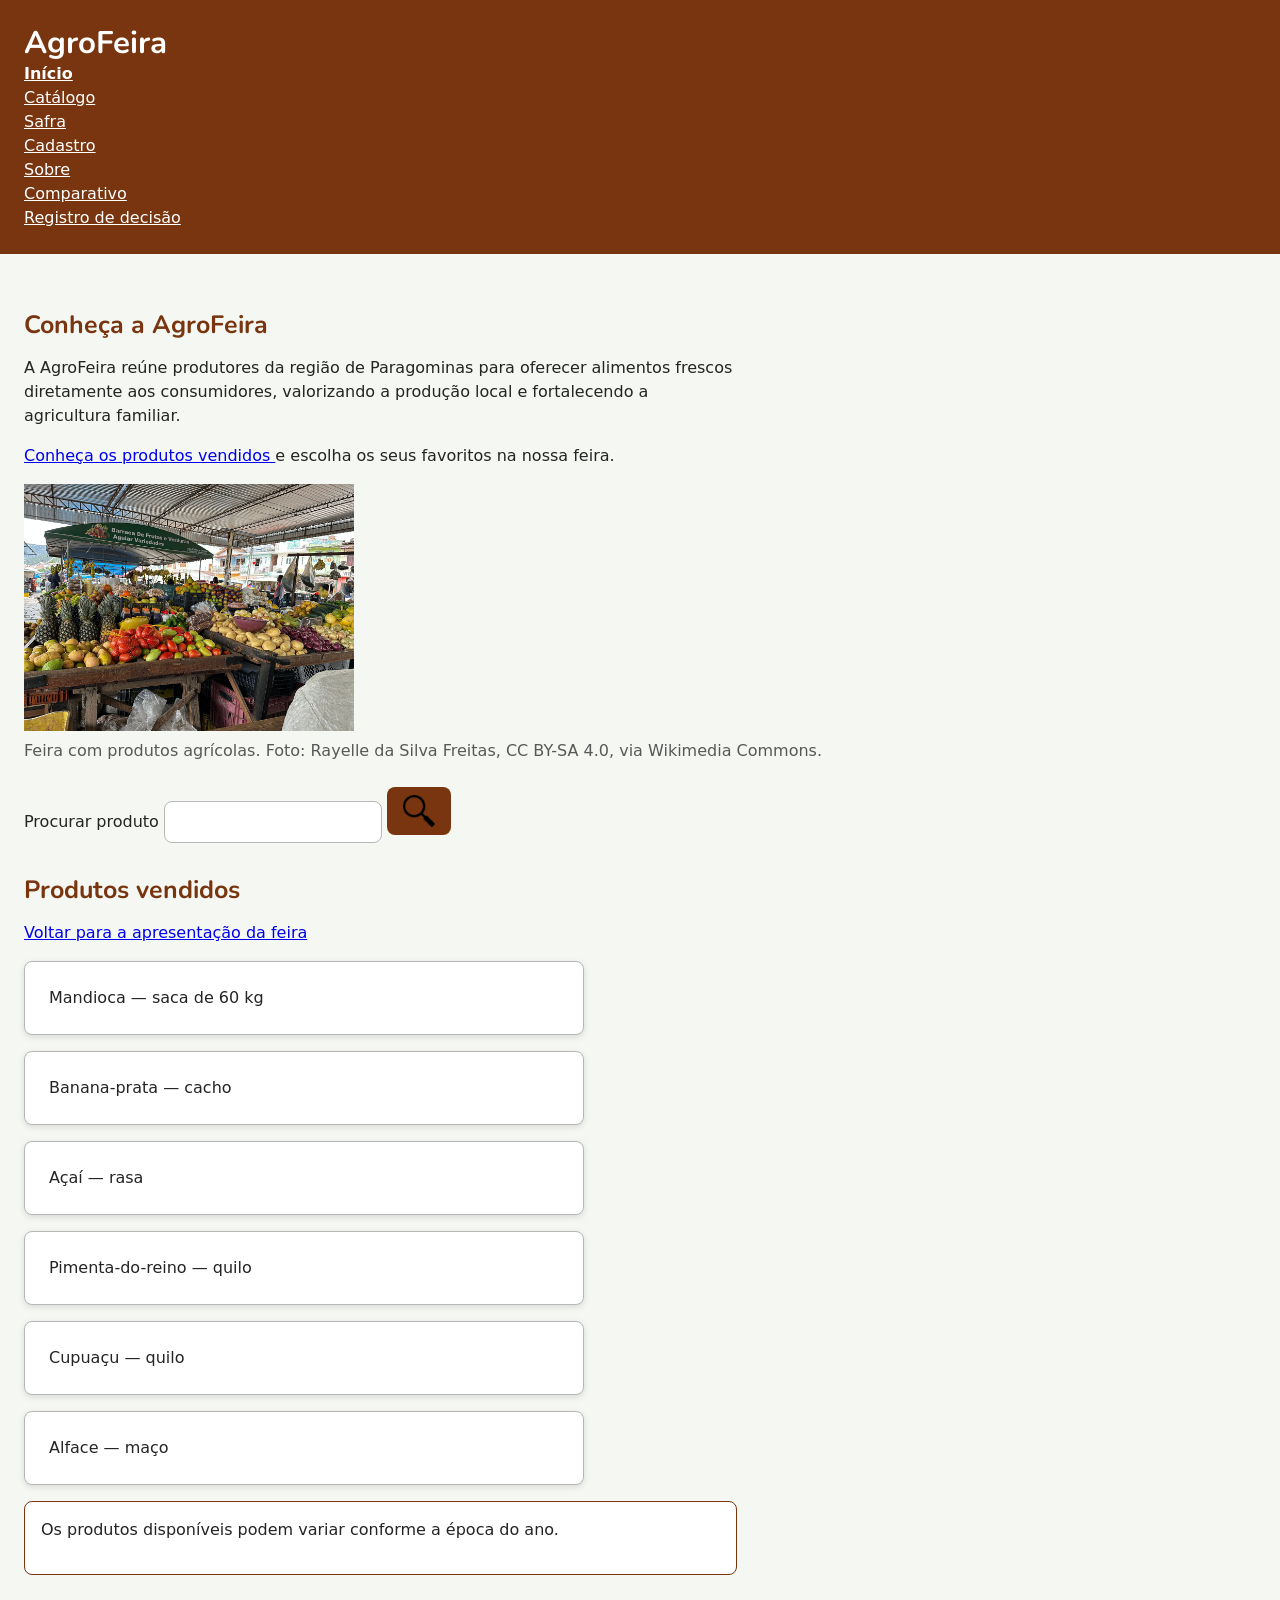
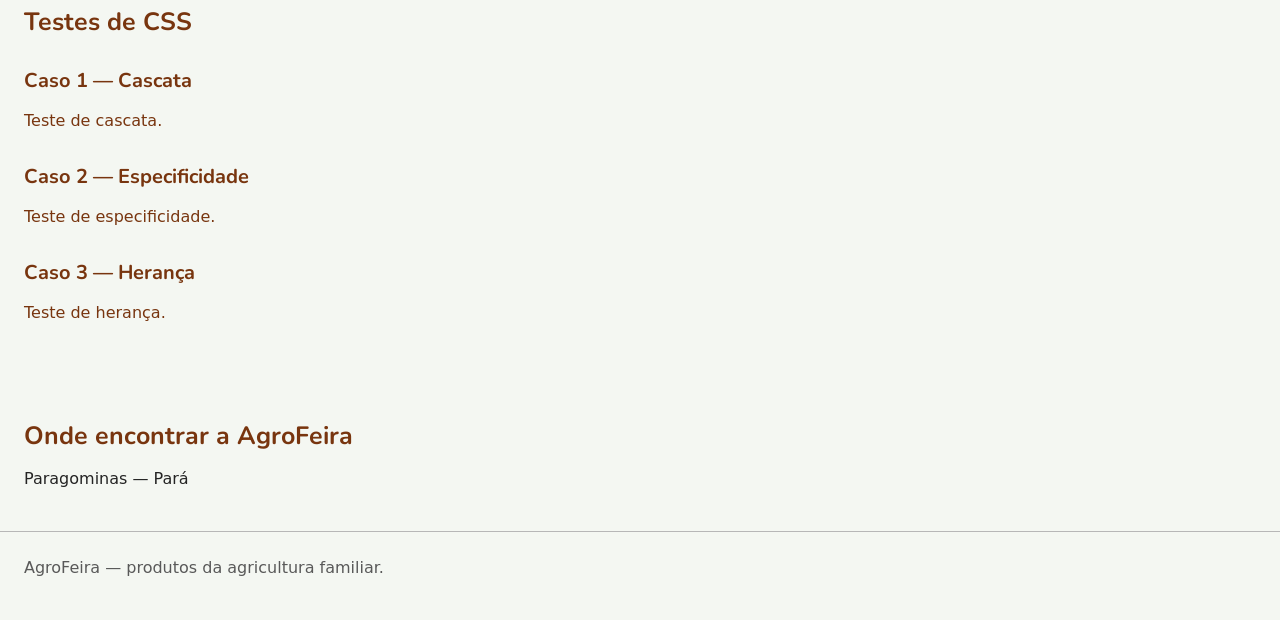
<file: index.html>
<!DOCTYPE html>
<html lang="pt-BR">

<head>
    <meta charset="utf-8">
    <meta name="viewport" content="width=device-width, initial-scale=1">

    <title>Início — AgroFeira</title>

    <!-- Google Fonts -->
    <link rel="preconnect" href="https://fonts.googleapis.com">
    <link rel="preconnect" href="https://fonts.gstatic.com" crossorigin>

    <link
        href="https://fonts.googleapis.com/css2?family=Nunito:wght@400;700&display=swap"
        rel="stylesheet">

    <!-- CSS principal -->
    <link rel="stylesheet" href="reset.css">
    <link rel="stylesheet" href="tokens.css">
    <link rel="stylesheet" href="estilo.css">

    <!-- CSS dos testes da Atividade 03 -->
    <link rel="stylesheet" href="casos.css">
</head>

<body>

    <!-- Link de acessibilidade -->
    <a class="pular" href="#conteudo">
        Pular para o conteúdo
    </a>

    <!-- CABEÇALHO -->
    <header class="cabecalho-site">

        <h1>AgroFeira</h1>

        <!-- MENU PRINCIPAL -->
        <nav aria-label="Principal">

            <ul class="menu">

                <li>
                    <a href="index.html" aria-current="page">
                        Início
                    </a>
                </li>

                <li>
                    <a href="catalogo.html">
                        Catálogo
                    </a>
                </li>

                <li>
                    <a href="safra.html">
                        Safra
                    </a>
                </li>

                <li>
                    <a href="cadastro-produtor.html">
                        Cadastro
                    </a>
                </li>

                <li>
                    <a href="sobre.html">
                        Sobre
                    </a>
                </li>
                <li>
                <a href="comparativo.html">Comparativo</a>
                </li>   
                
                <li>
                  <a href="decisao.html">
                     Registro de decisão
                 </a>
               </li>

                
            </ul>

        </nav>

    </header>

    <!-- CONTEÚDO PRINCIPAL -->
    <main id="conteudo">

        <!-- APRESENTAÇÃO -->
        <section>

            <h2 id="apresentacao">
                Conheça a AgroFeira
            </h2>

            <p>
                A AgroFeira reúne produtores da região de Paragominas
                para oferecer alimentos frescos diretamente aos consumidores,
                valorizando a produção local e fortalecendo a agricultura familiar.
            </p>

            <p>
                <a href="#produtos">
                    Conheça os produtos vendidos
                </a>
                e escolha os seus favoritos na nossa feira.
            </p>

            <!-- FOTO DA FEIRA -->
            <figure class="figura-destaque">

                <picture>

                    <source
                        media="(max-width: 600px)"
                        srcset="feira-330.jpg">

                    <img
                        src="feira-1280.jpg"
                        alt="Barraca de feira com frutas, verduras e outros produtos agrícolas"
                        width="330">

                </picture>

                <figcaption>
                    Feira com produtos agrícolas.
                    Foto: Rayelle da Silva Freitas,
                    CC BY-SA 4.0, via Wikimedia Commons.
                </figcaption>

            </figure>

        </section>

        <!-- BUSCA -->
        <form
            class="busca"
            role="search"
            method="get">

            <label for="procurar-produto">
                Procurar produto
            </label>

            <input
                type="search"
                id="procurar-produto"
                name="produto">

            <button type="submit">

                <img
                    src="lupa.png"
                    alt="Pesquisar"
                    width="32"
                    height="32">

            </button>

        </form>

        <!-- PRODUTOS -->
        <section>

            <h2 id="produtos">
                Produtos vendidos
            </h2>

            <p>
                <a href="#apresentacao">
                    Voltar para a apresentação da feira
                </a>
            </p>

            <ul class="lista-produtos">

                <li class="cartao-produto">
                    Mandioca — saca de 60 kg
                </li>

                <li class="cartao-produto">
                    Banana-prata — cacho
                </li>

                <li class="cartao-produto">
                    Açaí — rasa
                </li>

                <li class="cartao-produto">
                    Pimenta-do-reino — quilo
                </li>

                <li class="cartao-produto">
                    Cupuaçu — quilo
                </li>

                <li class="cartao-produto">
                    Alface — maço
                </li>

            </ul>

        </section>

        <!-- AVISO -->
        <div class="aviso">

            <p>
                Os produtos disponíveis podem variar
                conforme a época do ano.
            </p>

        </div>

        <!-- =====================================
             TESTES DE CSS — ATIVIDADE 03
             ===================================== -->

        <section>

            <h2>Testes de CSS</h2>

            <!-- CASO 1 — CASCATA -->
            <h3>Caso 1 — Cascata</h3>

            <p class="teste-cascata">
                Teste de cascata.
            </p>

            <!-- CASO 2 — ESPECIFICIDADE -->
            <h3>Caso 2 — Especificidade</h3>

            <div class="caixa-teste">

                <p class="teste-especificidade">
                    Teste de especificidade.
                </p>

            </div>

            <!-- CASO 3 — HERANÇA -->
            <h3>Caso 3 — Herança</h3>

            <div class="teste-heranca">

                <p>
                    Teste de herança.
                </p>

            </div>

        </section>

    </main>

    <!-- CONTEÚDO RELACIONADO -->
    <aside>

        <h2>Onde encontrar a AgroFeira</h2>

        <p>
            Paragominas — Pará
        </p>

    </aside>

    <!-- RODAPÉ -->
    <footer class="rodape-site">

        <p>
            AgroFeira — produtos da agricultura familiar.
        </p>

    </footer>

</body>

</html>
</file>
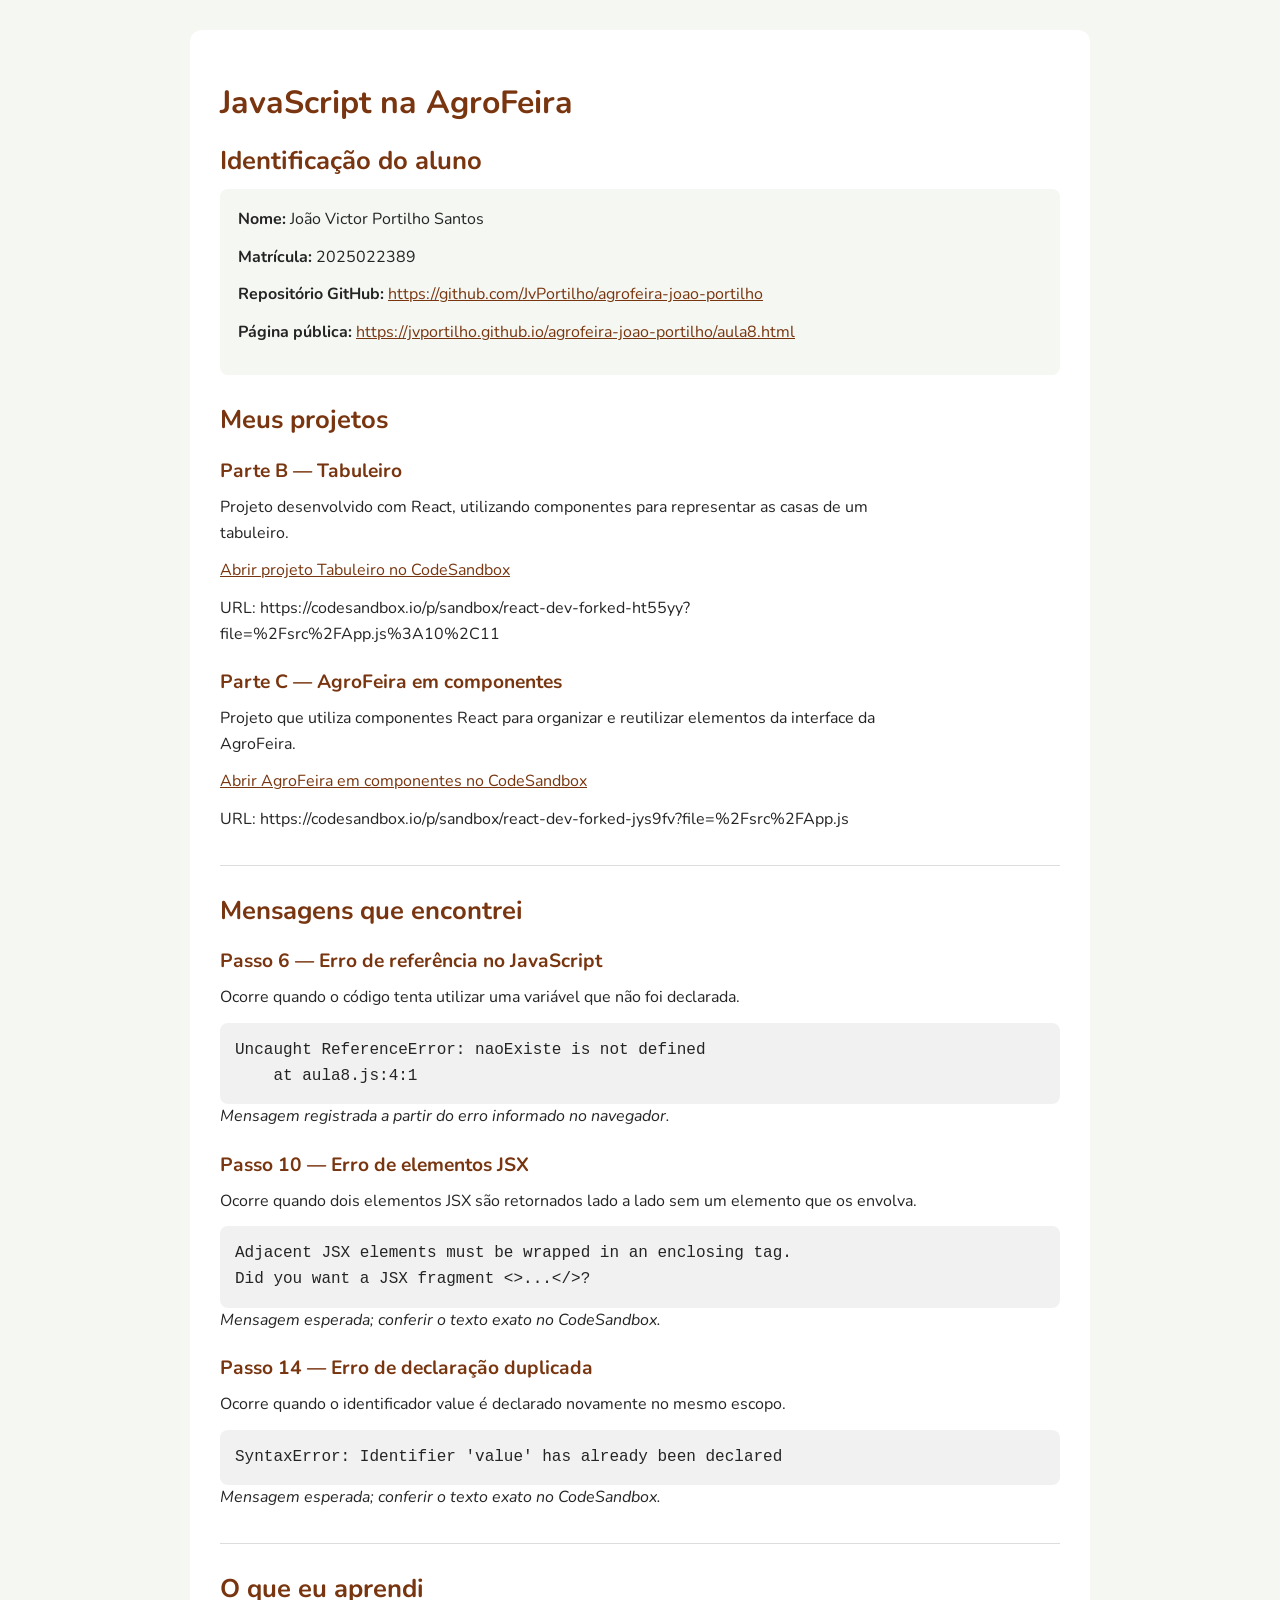
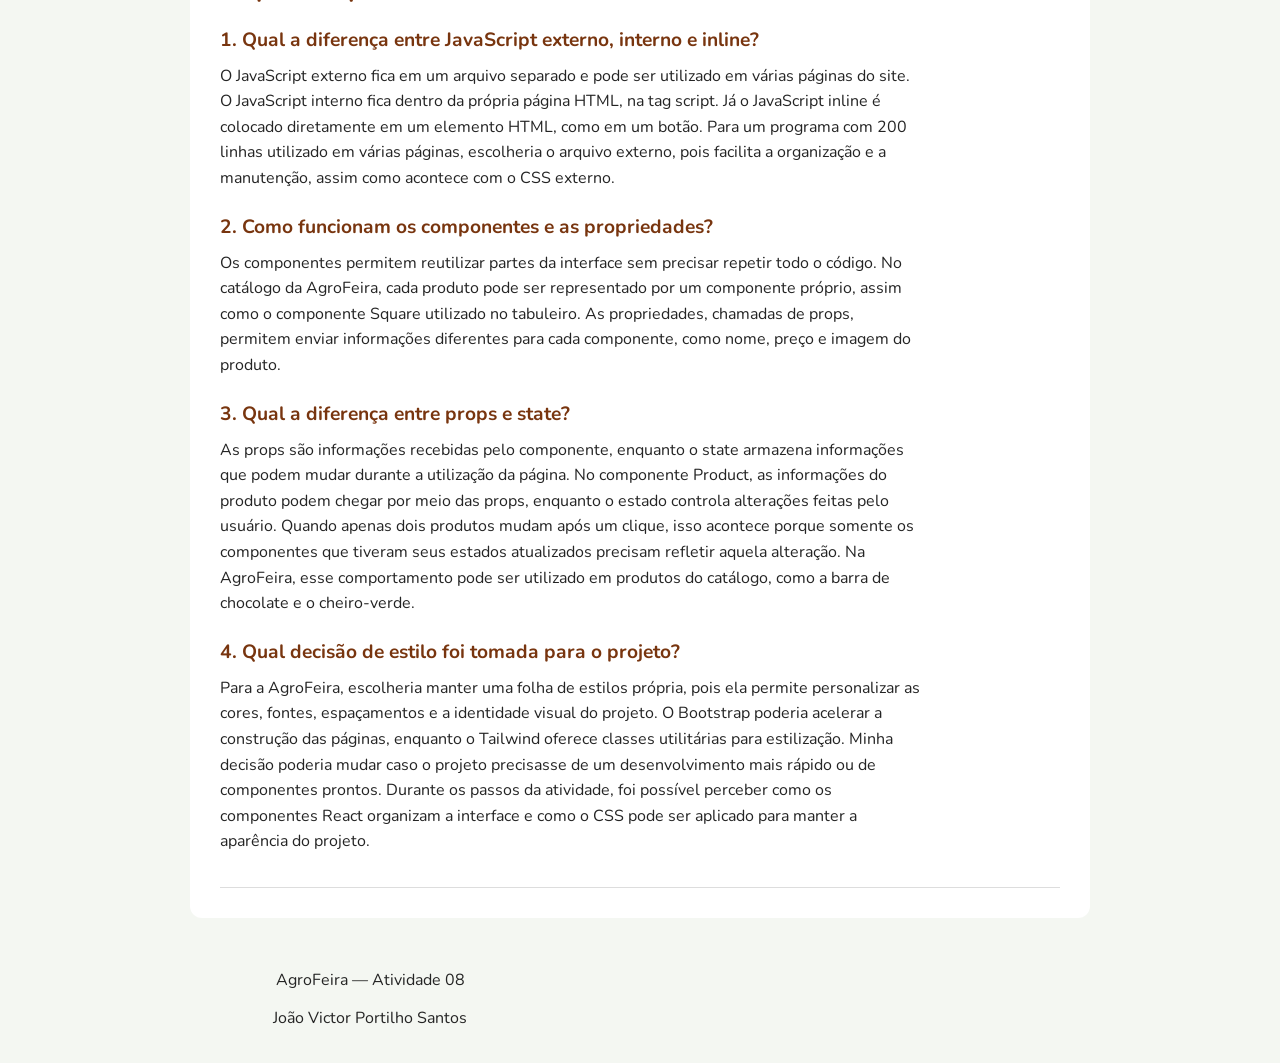
<file: aula8.html>
<!DOCTYPE html>
<html lang="pt-BR">

<head>
    <meta charset="UTF-8">
    <meta name="viewport" content="width=device-width, initial-scale=1.0">

    <title>JavaScript na AgroFeira — João Victor Portilho Santos</title>

    <link rel="preconnect" href="https://fonts.googleapis.com">
    <link rel="preconnect" href="https://fonts.gstatic.com" crossorigin>
    <link href="https://fonts.googleapis.com/css2?family=Nunito:wght@400;700&display=swap" rel="stylesheet">

    <link rel="stylesheet" href="reset.css">
    <link rel="stylesheet" href="tokens.css">
    <link rel="stylesheet" href="estilo.css">

    <style>
        body {
            font-family: "Nunito", sans-serif;
            background: #f4f7f2;
            color: #242424;
            line-height: 1.6;
        }

        main {
            max-width: 900px;
            margin: 30px auto;
            padding: 30px;
            background: #ffffff;
            border-radius: 12px;
        }

        h1, h2, h3 {
            color: #78350f;
            margin-top: 24px;
            margin-bottom: 12px;
        }

        h1 {
            font-size: 2rem;
        }

        h2 {
            font-size: 1.6rem;
        }

        h3 {
            font-size: 1.2rem;
        }

        p, li {
            margin-bottom: 12px;
        }

        a {
            color: #78350f;
            overflow-wrap: anywhere;
        }

        section {
            margin-top: 30px;
            padding-bottom: 20px;
            border-bottom: 1px solid #ddd;
        }

        pre {
            background: #f1f1f1;
            padding: 15px;
            border-radius: 8px;
            white-space: pre-wrap;
            overflow-wrap: anywhere;
        }

        code {
            font-family: Consolas, monospace;
        }

        .dados {
            background: #f4f7f2;
            padding: 18px;
            border-radius: 8px;
        }

        footer {
            text-align: center;
            padding: 20px;
        }
    </style>
</head>

<body>

    <main id="conteudo">

        <h1>JavaScript na AgroFeira</h1>

        <h2>Identificação do aluno</h2>

        <div class="dados">
            <p><strong>Nome:</strong> João Victor Portilho Santos</p>
            <p><strong>Matrícula:</strong> 2025022389</p>
            <p><strong>Repositório GitHub:</strong>
                <a href="https://github.com/JvPortilho/agrofeira-joao-portilho">
                    https://github.com/JvPortilho/agrofeira-joao-portilho
                </a>
            </p>
            <p><strong>Página pública:</strong>
                <a href="https://jvportilho.github.io/agrofeira-joao-portilho/aula8.html">
                    https://jvportilho.github.io/agrofeira-joao-portilho/aula8.html
                </a>
            </p>
        </div>

        <section>
            <h2>Meus projetos</h2>

            <h3>Parte B — Tabuleiro</h3>
            <p>
                Projeto desenvolvido com React, utilizando componentes
                para representar as casas de um tabuleiro.
            </p>
            <p>
                <a href="https://codesandbox.io/p/sandbox/react-dev-forked-ht55yy?file=%2Fsrc%2FApp.js%3A10%2C11">
                    Abrir projeto Tabuleiro no CodeSandbox
                </a>
            </p>
            <p>
                URL: https://codesandbox.io/p/sandbox/react-dev-forked-ht55yy?file=%2Fsrc%2FApp.js%3A10%2C11
            </p>

            <h3>Parte C — AgroFeira em componentes</h3>
            <p>
                Projeto que utiliza componentes React para organizar
                e reutilizar elementos da interface da AgroFeira.
            </p>
            <p>
                <a href="https://codesandbox.io/p/sandbox/react-dev-forked-jys9fv?file=%2Fsrc%2FApp.js">
                    Abrir AgroFeira em componentes no CodeSandbox
                </a>
            </p>
            <p>
                URL: https://codesandbox.io/p/sandbox/react-dev-forked-jys9fv?file=%2Fsrc%2FApp.js
            </p>
        </section>

        <section>
            <h2>Mensagens que encontrei</h2>

            <h3>Passo 6 — Erro de referência no JavaScript</h3>
            <p>
                Ocorre quando o código tenta utilizar uma variável
                que não foi declarada.
            </p>
            <pre><code>Uncaught ReferenceError: naoExiste is not defined
    at aula8.js:4:1</code></pre>
            <p><em>Mensagem registrada a partir do erro informado no navegador.</em></p>

            <h3>Passo 10 — Erro de elementos JSX</h3>
            <p>
                Ocorre quando dois elementos JSX são retornados
                lado a lado sem um elemento que os envolva.
            </p>
            <pre><code>Adjacent JSX elements must be wrapped in an enclosing tag.
Did you want a JSX fragment &lt;&gt;...&lt;/&gt;?</code></pre>
            <p><em>Mensagem esperada; conferir o texto exato no CodeSandbox.</em></p>

            <h3>Passo 14 — Erro de declaração duplicada</h3>
            <p>
                Ocorre quando o identificador value é declarado
                novamente no mesmo escopo.
            </p>
            <pre><code>SyntaxError: Identifier 'value' has already been declared</code></pre>
            <p><em>Mensagem esperada; conferir o texto exato no CodeSandbox.</em></p>
        </section>

        <section>
            <h2>O que eu aprendi</h2>

            <h3>1. Qual a diferença entre JavaScript externo, interno e inline?</h3>
            <p>
                O JavaScript externo fica em um arquivo separado e pode
                ser utilizado em várias páginas do site. O JavaScript
                interno fica dentro da própria página HTML, na tag script.
                Já o JavaScript inline é colocado diretamente em um
                elemento HTML, como em um botão. Para um programa com
                200 linhas utilizado em várias páginas, escolheria o
                arquivo externo, pois facilita a organização e a
                manutenção, assim como acontece com o CSS externo.
            </p>

            <h3>2. Como funcionam os componentes e as propriedades?</h3>
            <p>
                Os componentes permitem reutilizar partes da interface
                sem precisar repetir todo o código. No catálogo da
                AgroFeira, cada produto pode ser representado por um
                componente próprio, assim como o componente Square
                utilizado no tabuleiro. As propriedades, chamadas de
                props, permitem enviar informações diferentes para
                cada componente, como nome, preço e imagem do produto.
            </p>

            <h3>3. Qual a diferença entre props e state?</h3>
            <p>
                As props são informações recebidas pelo componente,
                enquanto o state armazena informações que podem mudar
                durante a utilização da página. No componente Product,
                as informações do produto podem chegar por meio das
                props, enquanto o estado controla alterações feitas
                pelo usuário. Quando apenas dois produtos mudam após
                um clique, isso acontece porque somente os componentes
                que tiveram seus estados atualizados precisam refletir
                aquela alteração. Na AgroFeira, esse comportamento pode
                ser utilizado em produtos do catálogo, como a barra
                de chocolate e o cheiro-verde.
            </p>

            <h3>4. Qual decisão de estilo foi tomada para o projeto?</h3>
            <p>
                Para a AgroFeira, escolheria manter uma folha de estilos
                própria, pois ela permite personalizar as cores, fontes,
                espaçamentos e a identidade visual do projeto. O
                Bootstrap poderia acelerar a construção das páginas,
                enquanto o Tailwind oferece classes utilitárias para
                estilização. Minha decisão poderia mudar caso o projeto
                precisasse de um desenvolvimento mais rápido ou de
                componentes prontos. Durante os passos da atividade,
                foi possível perceber como os componentes React
                organizam a interface e como o CSS pode ser aplicado
                para manter a aparência do projeto.
            </p>
        </section>

    </main>

    <footer>
        <p>AgroFeira — Atividade 08</p>
        <p>João Victor Portilho Santos</p>
    </footer>

</body>
</html>
</file>
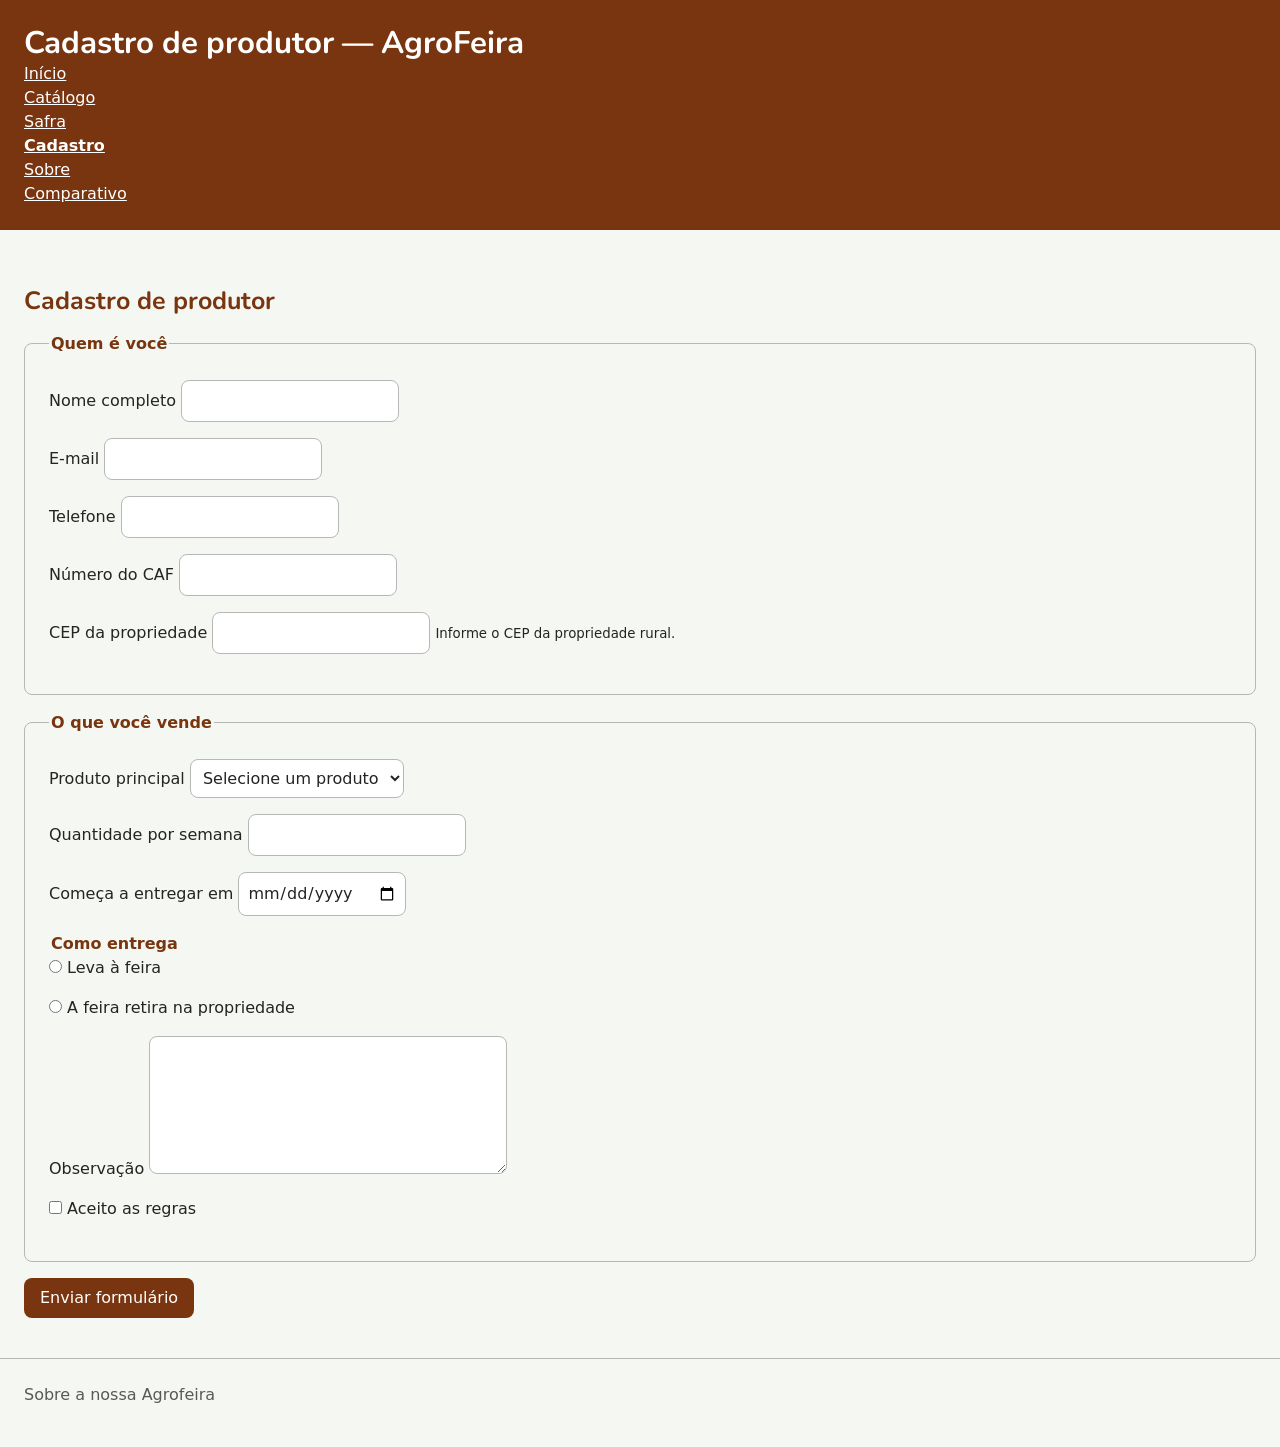
<file: cadastro-produtor.html>
<!DOCTYPE html>
<html lang="pt-BR">

<head>
    <meta charset="utf-8">
    <meta name="viewport" content="width=device-width, initial-scale=1">

    <title>Cadastro de produtor — AgroFeira</title>

    <!-- Google Fonts -->
    <link rel="preconnect" href="https://fonts.googleapis.com">
    <link rel="preconnect" href="https://fonts.gstatic.com" crossorigin>
    <link
        href="https://fonts.googleapis.com/css2?family=Nunito:wght@400;700&display=swap"
        rel="stylesheet">

    <!-- Folhas de estilo -->
    <link rel="stylesheet" href="reset.css">
    <link rel="stylesheet" href="tokens.css">
    <link rel="stylesheet" href="estilo.css">
</head>

<body>

    <!-- Link de acessibilidade -->
    <a class="pular" href="#conteudo">
        Pular para o conteúdo
    </a>

    <!-- CABEÇALHO -->
    <header class="cabecalho-site">

        <h1>Cadastro de produtor — AgroFeira</h1>

        <!-- MENU PRINCIPAL -->
        <nav aria-label="Principal">

            <ul class="menu">

                <li>
                    <a href="index.html">
                        Início
                    </a>
                </li>

                <li>
                    <a href="catalogo.html">
                        Catálogo
                    </a>
                </li>

                <li>
                    <a href="safra.html">
                        Safra
                    </a>
                </li>

                <li>
                    <a href="cadastro-produtor.html" aria-current="page">
                        Cadastro
                    </a>
                </li>

                <li>
                    <a href="sobre.html">
                        Sobre
                    </a>
                </li>
                <li>
                <a href="comparativo.html">Comparativo</a>
                </li>

            </ul>

        </nav>

    </header>

    <!-- CONTEÚDO PRINCIPAL -->
    <main id="conteudo">

        <h2>Cadastro de produtor</h2>

        <form class="formulario-cadastro" method="get">

            <!-- PRIMEIRO GRUPO -->
            <fieldset>

                <legend>Quem é você</legend>

                <p>
                    <label for="nome">
                        Nome completo
                    </label>

                    <input
                        type="text"
                        id="nome"
                        name="nome"
                        autocomplete="name"
                        required>
                </p>

                <p>
                    <label for="email">
                        E-mail
                    </label>

                    <input
                        type="email"
                        id="email"
                        name="email"
                        autocomplete="email"
                        required>
                </p>

                <p>
                    <label for="telefone">
                        Telefone
                    </label>

                    <input
                        type="tel"
                        id="telefone"
                        name="telefone"
                        autocomplete="tel">
                </p>

                <p>
                    <label for="caf">
                        Número do CAF
                    </label>

                    <input
                        type="text"
                        id="caf"
                        name="caf">
                </p>

                <p>
                    <label for="cep">
                        CEP da propriedade
                    </label>

                    <input
                        type="text"
                        id="cep"
                        name="cep"
                        aria-describedby="ajuda-cep">

                    <small id="ajuda-cep">
                        Informe o CEP da propriedade rural.
                    </small>
                </p>

            </fieldset>

            <!-- SEGUNDO GRUPO -->
            <fieldset>

                <legend>O que você vende</legend>

                <p>
                    <label for="produto">
                        Produto principal
                    </label>

                    <select
                        id="produto"
                        name="produto">

                        <option value="">
                            Selecione um produto
                        </option>

                        <option value="mandioca">
                            Mandioca
                        </option>

                        <option value="banana">
                            Banana-prata
                        </option>

                        <option value="acai">
                            Açaí
                        </option>

                        <option value="pimenta">
                            Pimenta-do-reino
                        </option>

                        <option value="cupuacu">
                            Cupuaçu
                        </option>

                        <option value="alface">
                            Alface
                        </option>

                    </select>
                </p>

                <p>
                    <label for="quantidade">
                        Quantidade por semana
                    </label>

                    <input
                        type="number"
                        id="quantidade"
                        name="quantidade"
                        min="0">
                </p>

                <p>
                    <label for="data">
                        Começa a entregar em
                    </label>

                    <input
                        type="date"
                        id="data"
                        name="data">
                </p>

                <!-- GRUPO INTERNO -->
                <fieldset>

                    <legend>Como entrega</legend>

                    <p>
                        <input
                            type="radio"
                            id="feira"
                            name="entrega"
                            value="feira">

                        <label for="feira">
                            Leva à feira
                        </label>
                    </p>

                    <p>
                        <input
                            type="radio"
                            id="retirada"
                            name="entrega"
                            value="retirada">

                        <label for="retirada">
                            A feira retira na propriedade
                        </label>
                    </p>

                </fieldset>

                <p>
                    <label for="observacao">
                        Observação
                    </label>

                    <textarea
                        id="observacao"
                        name="observacao"
                        rows="5"
                        cols="40"></textarea>
                </p>

                <p>
                    <input
                        type="checkbox"
                        id="regras"
                        name="regras">

                    <label for="regras">
                        Aceito as regras
                    </label>
                </p>

            </fieldset>

            <button type="submit">
                Enviar formulário
            </button>

        </form>

        <p role="status"></p>

    </main>

    <!-- RODAPÉ -->
    <footer class="rodape-site">

        <p>
            Sobre a nossa Agrofeira
        </p>

    </footer>

</body>

</html>
</file>
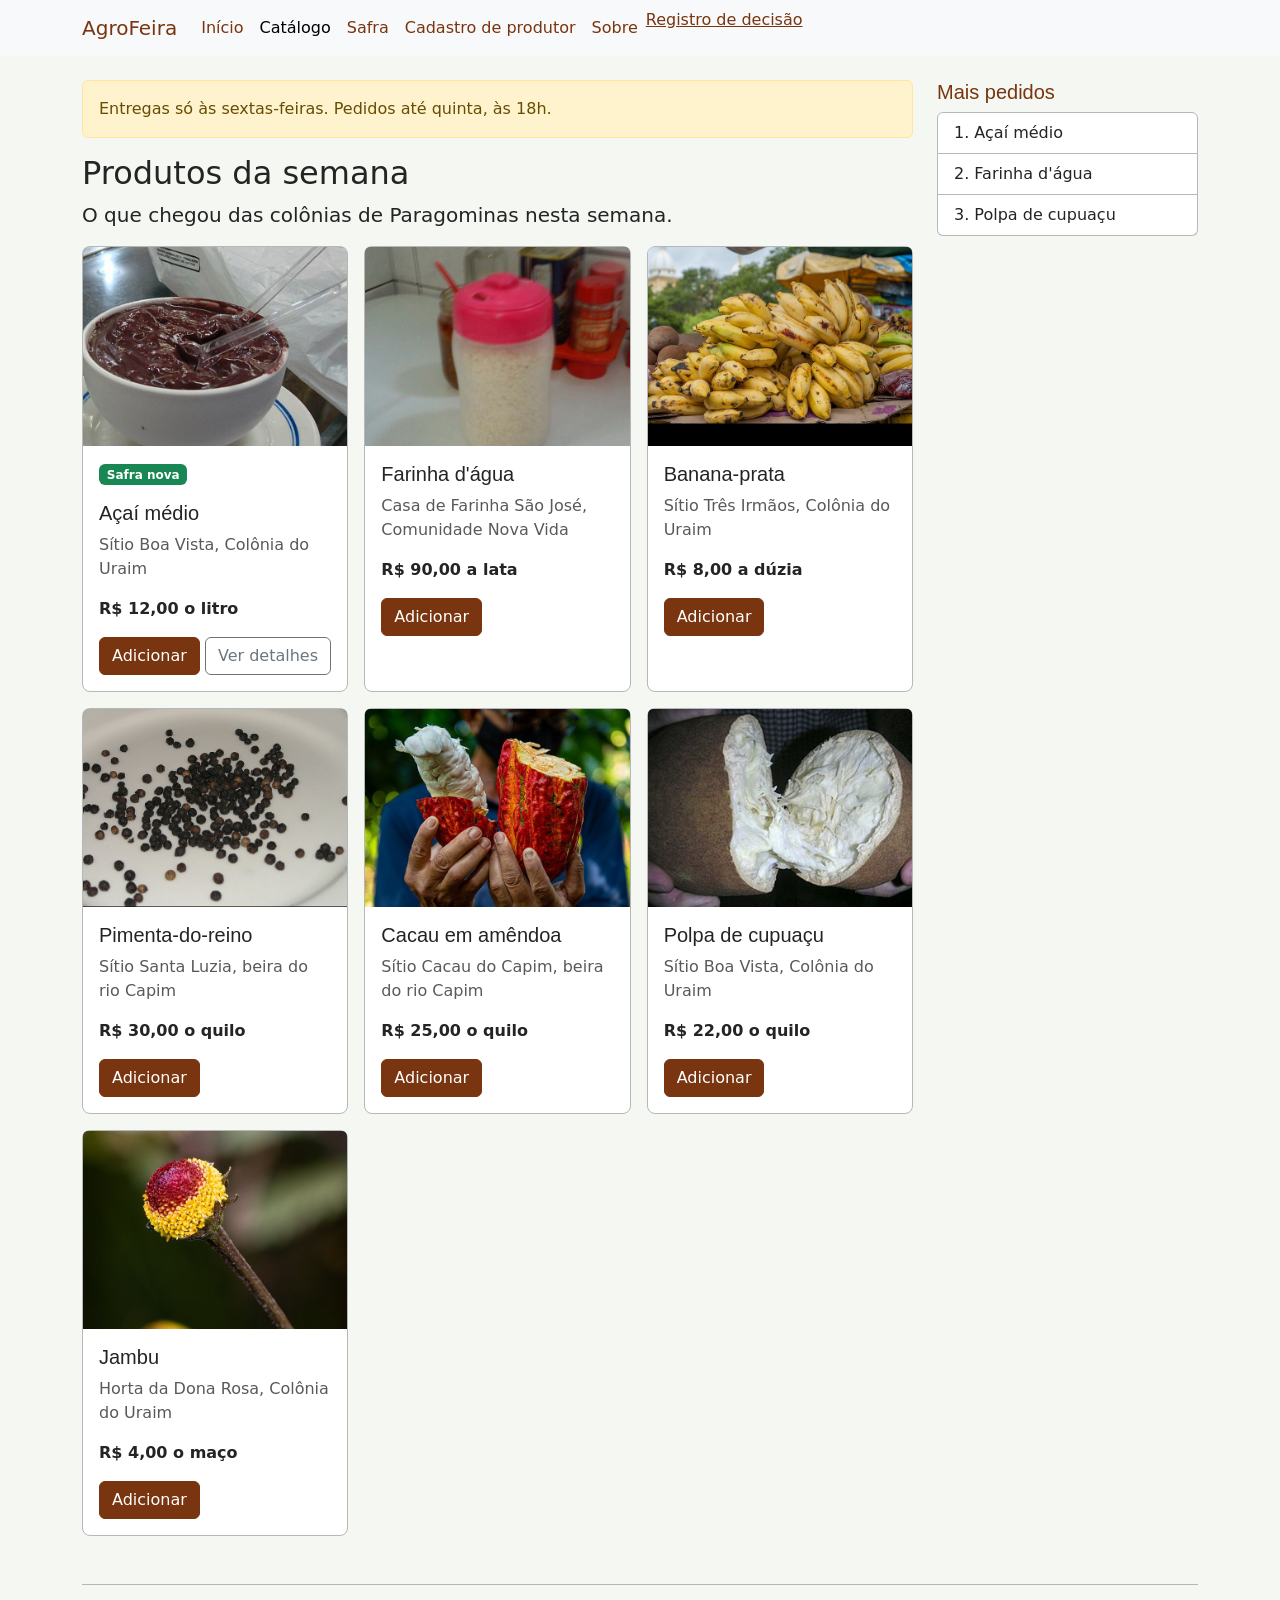
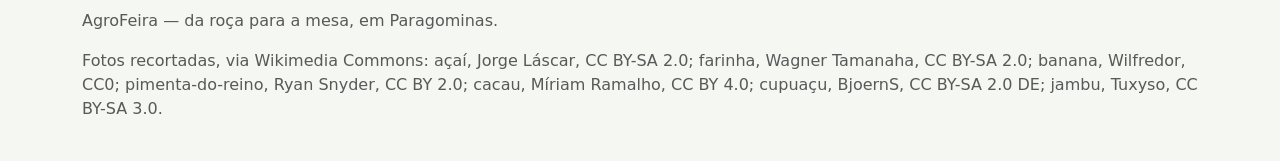
<file: catalogo-bootstrap.html>
<!doctype html>
<html lang="pt-BR">

<head>
    <meta charset="utf-8">
    <meta name="viewport" content="width=device-width, initial-scale=1">

    <title>AgroFeira — Catálogo Bootstrap</title>

    <!-- Bootstrap 5.3.8 -->
    <link
        href="https://cdn.jsdelivr.net/npm/bootstrap@5.3.8/dist/css/bootstrap.min.css"
        rel="stylesheet"
        integrity="sha384-sRIl4kxILFvY47J16cr9ZwB07vP4J8+LH7qKQnuqkuIAvNWLzeN8tE5YBujZqJLB"
        crossorigin="anonymous">

    <link rel="stylesheet" href="tokens.css">
    <link rel="stylesheet" href="agrofeira-bootstrap.css">

    <!-- JavaScript do Bootstrap -->
    <script
        defer
        src="https://cdn.jsdelivr.net/npm/bootstrap@5.3.8/dist/js/bootstrap.bundle.min.js"
        integrity="sha384-FKyoEForCGlyvwx9Hj09JcYn3nv7wiPVlz7YYwJrWVcXK/BmnVDxM+D2scQbITxI"
        crossorigin="anonymous"></script>
</head>

<body data-bs-theme="light" class="tema-agrofeira">

    <!-- Acessibilidade -->
    <a class="visually-hidden-focusable" href="#conteudo">
        Pular para o conteúdo
    </a>

    <!-- Barra de navegação -->
    <header>
        <nav
            class="navbar navbar-expand-lg bg-body-tertiary mb-4"
            aria-label="Principal">

            <div class="container">

                <a class="navbar-brand" href="index.html">
                    AgroFeira
                </a>

                <!-- Botão do menu para celular -->
                <button
                    class="navbar-toggler"
                    type="button"
                    data-bs-toggle="collapse"
                    data-bs-target="#menu"
                    aria-controls="menu"
                    aria-expanded="false"
                    aria-label="Menu">

                    <span class="navbar-toggler-icon"></span>
                </button>

                <!-- Links do menu -->
                <div
                    class="collapse navbar-collapse"
                    id="menu">

                    <ul class="navbar-nav">

                        <li class="nav-item">
                            <a
                                class="nav-link"
                                href="index.html">
                                Início
                            </a>
                        </li>

                        <li class="nav-item">
                            <a
                                class="nav-link active"
                                href="catalogo-bootstrap.html"
                                aria-current="page">
                                Catálogo
                            </a>
                        </li>

                        <li class="nav-item">
                            <a
                                class="nav-link"
                                href="safra.html">
                                Safra
                            </a>
                        </li>

                        <li class="nav-item">
                            <a
                                class="nav-link"
                                href="cadastro-produtor.html">
                                Cadastro de produtor
                            </a>
                        </li>

                        <li class="nav-item">
                            <a
                                class="nav-link"
                                href="sobre.html">
                                Sobre
                            </a>
                        </li>
                        
                        <li>                                                            
                              <a href="decisao.html">
                            Registro de decisão
                         </a>
                     </li>


                    </ul>
                </div>

            </div>
        </nav>
    </header>

    <div class="container">

        <div class="row g-4">

            <!-- Conteúdo principal -->
            <main id="conteudo" class="col-lg-9">

                <div class="alert alert-warning">
                    Entregas só às sextas-feiras.
                    Pedidos até quinta, às 18h.
                </div>

                <h1 class="h2">Produtos da semana</h1>

                <p class="lead">
                    O que chegou das colônias de Paragominas
                    nesta semana.
                </p>

                <!-- Grade dos sete produtos -->
                <ul class="row row-cols-1 row-cols-sm-2 row-cols-lg-3 g-3 list-unstyled">

                    <!-- Produto 1: Açaí -->
                    <li class="col">
                        <article class="card h-100">

                            <img
                                src="acai.jpg"
                                width="640"
                                height="480"
                                class="card-img-top img-fluid"
                                alt="Tigela de açaí batido, com duas colheres de plástico">

                            <div class="card-body">

                                <p class="badge text-bg-success">
                                    Safra nova
                                </p>

                                <h2 class="card-title h5">
                                    Açaí médio
                                </h2>

                                <p class="card-text text-body-secondary">
                                    Sítio Boa Vista, Colônia do Uraim
                                </p>

                                <p class="card-text fw-bold">
                                    R$ 12,00 o litro
                                </p>

                                <button
                                    type="button"
                                    class="btn btn-primary">
                                    Adicionar
                                </button>

                                <button
                                    type="button"
                                    class="btn btn-outline-secondary"
                                    data-bs-toggle="modal"
                                    data-bs-target="#detalhe-acai">
                                    Ver detalhes
                                </button>

                            </div>
                        </article>
                    </li>

                    <!-- Produto 2: Farinha -->
                    <li class="col">
                        <article class="card h-100">

                            <img
                                src="farinha.jpg"
                                width="640"
                                height="480"
                                class="card-img-top img-fluid"
                                alt="Pote de farinha de mandioca sobre a mesa">

                            <div class="card-body">

                                <h2 class="card-title h5">
                                    Farinha d'água
                                </h2>

                                <p class="card-text text-body-secondary">
                                    Casa de Farinha São José,
                                    Comunidade Nova Vida
                                </p>

                                <p class="card-text fw-bold">
                                    R$ 90,00 a lata
                                </p>

                                <button
                                    type="button"
                                    class="btn btn-primary">
                                    Adicionar
                                </button>

                            </div>
                        </article>
                    </li>

                    <!-- Produto 3: Banana -->
                    <li class="col">
                        <article class="card h-100">

                            <img
                                src="banana.jpg"
                                width="640"
                                height="480"
                                class="card-img-top img-fluid"
                                alt="Cachos de banana empilhados numa banca de feira">

                            <div class="card-body">

                                <h2 class="card-title h5">
                                    Banana-prata
                                </h2>

                                <p class="card-text text-body-secondary">
                                    Sítio Três Irmãos, Colônia do Uraim
                                </p>

                                <p class="card-text fw-bold">
                                    R$ 8,00 a dúzia
                                </p>

                                <button
                                    type="button"
                                    class="btn btn-primary">
                                    Adicionar
                                </button>

                            </div>
                        </article>
                    </li>

                    <!-- Produto 4: Pimenta -->
                    <li class="col">
                        <article class="card h-100">

                            <img
                                src="pimenta.jpg"
                                width="640"
                                height="480"
                                class="card-img-top img-fluid"
                                alt="Grãos de pimenta-do-reino espalhados num prato branco">

                            <div class="card-body">

                                <h2 class="card-title h5">
                                    Pimenta-do-reino
                                </h2>

                                <p class="card-text text-body-secondary">
                                    Sítio Santa Luzia, beira do rio Capim
                                </p>

                                <p class="card-text fw-bold">
                                    R$ 30,00 o quilo
                                </p>

                                <button
                                    type="button"
                                    class="btn btn-primary">
                                    Adicionar
                                </button>

                            </div>
                        </article>
                    </li>

                    <!-- Produto 5: Cacau -->
                    <li class="col">
                        <article class="card h-100">

                            <img
                                src="cacau.jpg"
                                width="640"
                                height="480"
                                class="card-img-top img-fluid"
                                alt="Mãos abrindo um fruto de cacau vermelho, com a polpa branca à mostra">

                            <div class="card-body">

                                <h2 class="card-title h5">
                                    Cacau em amêndoa
                                </h2>

                                <p class="card-text text-body-secondary">
                                    Sítio Cacau do Capim, beira do rio Capim
                                </p>

                                <p class="card-text fw-bold">
                                    R$ 25,00 o quilo
                                </p>

                                <button
                                    type="button"
                                    class="btn btn-primary">
                                    Adicionar
                                </button>

                            </div>
                        </article>
                    </li>

                    <!-- Produto 6: Cupuaçu -->
                    <li class="col">
                        <article class="card h-100">

                            <img
                                src="cupuacu-640.jpg"
                                width="640"
                                height="480"
                                class="card-img-top img-fluid"
                                alt="Cupuaçu aberto ao meio, com a polpa branca">

                            <div class="card-body">

                                <h2 class="card-title h5">
                                    Polpa de cupuaçu
                                </h2>

                                <p class="card-text text-body-secondary">
                                    Sítio Boa Vista, Colônia do Uraim
                                </p>

                                <p class="card-text fw-bold">
                                    R$ 22,00 o quilo
                                </p>

                                <button
                                    type="button"
                                    class="btn btn-primary">
                                    Adicionar
                                </button>

                            </div>
                        </article>
                    </li>

                    <!-- Produto 7: Jambu -->
                    <li class="col">
                        <article class="card h-100">

                            <img
                                src="jambu.jpg"
                                width="640"
                                height="480"
                                class="card-img-top img-fluid"
                                alt="Flor de jambu, amarela com o centro vermelho">

                            <div class="card-body">

                                <h2 class="card-title h5">
                                    Jambu
                                </h2>

                                <p class="card-text text-body-secondary">
                                    Horta da Dona Rosa, Colônia do Uraim
                                </p>

                                <p class="card-text fw-bold">
                                    R$ 4,00 o maço
                                </p>

                                <button
                                    type="button"
                                    class="btn btn-primary">
                                    Adicionar
                                </button>

                            </div>
                        </article>
                    </li>

                </ul>

            </main>

            <!-- Barra lateral -->
            <aside class="col-lg-3 d-none d-lg-block">

                <h2 class="h5">Mais pedidos</h2>

                <ol class="list-group list-group-numbered">

                    <li class="list-group-item">
                        Açaí médio
                    </li>

                    <li class="list-group-item">
                        Farinha d'água
                    </li>

                    <li class="list-group-item">
                        Polpa de cupuaçu
                    </li>

                </ol>

            </aside>

        </div>

        <!-- Rodapé -->
        <footer class="py-4 text-body-secondary">

            <p>
                AgroFeira — da roça para a mesa, em Paragominas.
            </p>

            <p>
                Fotos recortadas, via Wikimedia Commons:
                açaí, Jorge Láscar, CC BY-SA 2.0;
                farinha, Wagner Tamanaha, CC BY-SA 2.0;
                banana, Wilfredor, CC0;
                pimenta-do-reino, Ryan Snyder, CC BY 2.0;
                cacau, Míriam Ramalho, CC BY 4.0;
                cupuaçu, BjoernS, CC BY-SA 2.0 DE;
                jambu, Tuxyso, CC BY-SA 3.0.
            </p>

        </footer>

    </div>

    <!-- Janela de detalhes do açaí -->
    <div
        class="modal fade"
        id="detalhe-acai"
        tabindex="-1"
        role="dialog"
        aria-labelledby="detalhe-acai-titulo">

        <div class="modal-dialog">

            <div class="modal-content">

                <!-- Cabeçalho da janela -->
                <div class="modal-header">

                    <h2
                        class="modal-title h5"
                        id="detalhe-acai-titulo">
                        Açaí médio
                    </h2>

                    <button
                        type="button"
                        class="btn-close"
                        data-bs-dismiss="modal"
                        aria-label="Fechar">
                    </button>

                </div>

                <!-- Conteúdo da janela -->
                <div class="modal-body">

                    <img
                        src="acai.jpg"
                        width="640"
                        height="480"
                        class="img-fluid mb-3"
                        alt="Tigela de açaí batido, com duas colheres de plástico">

                    <p class="text-body-secondary mb-1">
                        Sítio Boa Vista, Colônia do Uraim
                    </p>

                    <p class="fw-bold">
                        R$ 12,00 o litro
                    </p>

                    <p class="mb-0">
                        Açaí produzido na região de Paragominas,
                        vendido por litro e diretamente pelo produtor.
                        Uma opção tradicional da nossa feira.
                    </p>

                </div>

                <!-- Botões da janela -->
                <div class="modal-footer">

                    <button
                        type="button"
                        class="btn btn-outline-secondary"
                        data-bs-dismiss="modal">
                        Fechar
                    </button>

                    <button
                        type="button"
                        class="btn btn-primary">
                        Adicionar
                    </button>

                </div>

            </div>
        </div>
    </div>

</body>
</html>
</file>
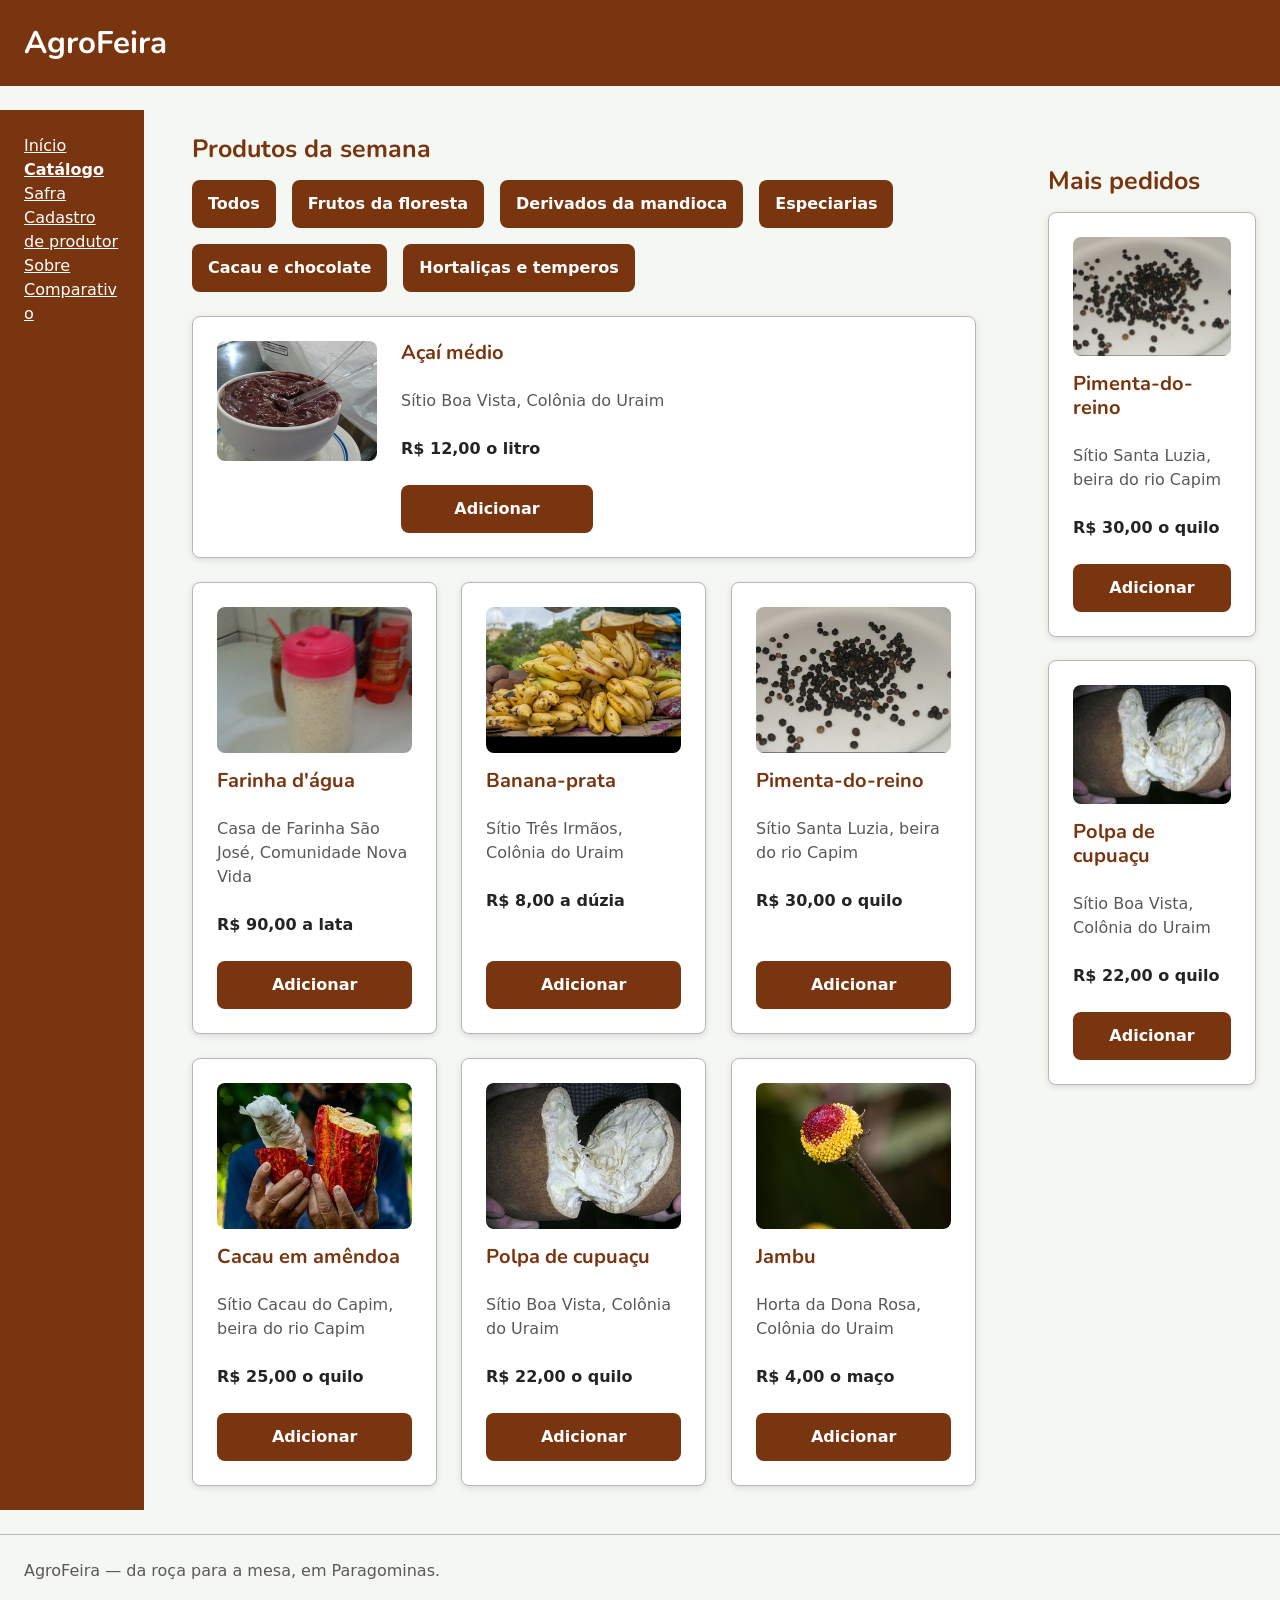
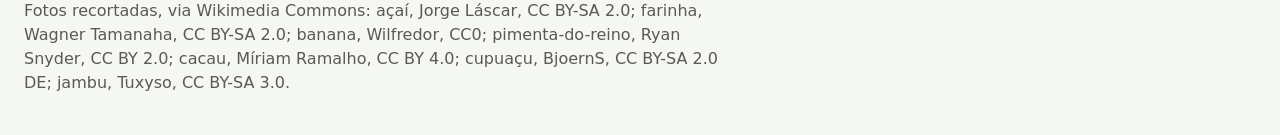
<file: catalogo.html>
<!doctype html>
<html lang="pt-BR">

<head>
    <meta charset="utf-8">
    <meta name="viewport" content="width=device-width, initial-scale=1">

    <title>AgroFeira — catálogo</title>

    <!-- Google Fonts -->
    <link rel="preconnect" href="https://fonts.googleapis.com">
    <link rel="preconnect" href="https://fonts.gstatic.com" crossorigin>

    <link
        href="https://fonts.googleapis.com/css2?family=Nunito:wght@400;700&display=swap"
        rel="stylesheet">

    <!-- Arquivos CSS -->
    <link rel="stylesheet" href="reset.css">
    <link rel="stylesheet" href="tokens.css">
    <link rel="stylesheet" href="estilo.css">
</head>

<body class="pagina-catalogo">

    <!-- Link de acessibilidade -->
    <a class="pular" href="#conteudo">
        Pular para o conteúdo
    </a>

    <!-- Cabeçalho -->
    <header class="cabecalho-site">
        <h1>AgroFeira</h1>
    </header>

    <!-- Menu principal -->
    <nav aria-label="Principal">
        <ul class="menu">
            <li>
                <a href="index.html">Início</a>
            </li>
            <li>
                <a href="catalogo.html" aria-current="page">
                    Catálogo
                </a>
            </li>
            <li>
                <a href="safra.html">Safra</a>
            </li>
            <li>
                <a href="cadastro-produtor.html">
                    Cadastro de produtor
                </a>
            </li>
            <li>
                <a href="sobre.html">Sobre</a>
            </li>
            <li>
                <a href="comparativo.html">Comparativo</a>
            </li>
        </ul>
    </nav>

    <!-- Conteúdo principal -->
    <main id="conteudo">

        <h2>Produtos da semana</h2>

        <!-- Barra de categorias -->
        <nav aria-label="Categorias">
            <ul class="barra-categorias">
                <li>
                    <button type="button">Todos</button>
                </li>
                <li>
                    <button type="button">Frutos da floresta</button>
                </li>
                <li>
                    <button type="button">Derivados da mandioca</button>
                </li>
                <li>
                    <button type="button">Especiarias</button>
                </li>
                <li>
                    <button type="button">Cacau e chocolate</button>
                </li>
                <li>
                    <button type="button">Hortaliças e temperos</button>
                </li>
            </ul>
        </nav>

        <!-- Lista principal de produtos -->
        <ul class="lista-produtos">

            <!-- Produto em destaque -->
            <li class="cartao-produto destaque">
                <article>
                    <img
                        src="acai.jpg"
                        width="640"
                        height="480"
                        alt="Tigela de açaí batido, com duas colheres de plástico">

                    <h3>Açaí médio</h3>

                    <p class="produtor">
                        Sítio Boa Vista, Colônia do Uraim
                    </p>

                    <p class="preco">
                        R$ 12,00 o litro
                    </p>

                    <button type="button">
                        Adicionar
                    </button>
                </article>
            </li>

            <!-- Farinha -->
            <li class="cartao-produto">
                <article>
                    <img
                        src="farinha.jpg"
                        width="640"
                        height="480"
                        alt="Pote de farinha de mandioca sobre a mesa">

                    <h3>Farinha d'água</h3>

                    <p class="produtor">
                        Casa de Farinha São José, Comunidade Nova Vida
                    </p>

                    <p class="preco">
                        R$ 90,00 a lata
                    </p>

                    <button type="button">
                        Adicionar
                    </button>
                </article>
            </li>

            <!-- Banana -->
            <li class="cartao-produto">
                <article>
                    <img
                        src="banana.jpg"
                        width="640"
                        height="480"
                        alt="Cachos de banana empilhados numa banca de feira">

                    <h3>Banana-prata</h3>

                    <p class="produtor">
                        Sítio Três Irmãos, Colônia do Uraim
                    </p>

                    <p class="preco">
                        R$ 8,00 a dúzia
                    </p>

                    <button type="button">
                        Adicionar
                    </button>
                </article>
            </li>

            <!-- Pimenta -->
            <li class="cartao-produto">
                <article>
                    <img
                        src="pimenta.jpg"
                        width="640"
                        height="480"
                        alt="Grãos de pimenta-do-reino espalhados num prato branco">

                    <h3>Pimenta-do-reino</h3>

                    <p class="produtor">
                        Sítio Santa Luzia, beira do rio Capim
                    </p>

                    <p class="preco">
                        R$ 30,00 o quilo
                    </p>

                    <button type="button">
                        Adicionar
                    </button>
                </article>
            </li>

            <!-- Cacau -->
            <li class="cartao-produto">
                <article>
                    <img
                        src="cacau.jpg"
                        width="640"
                        height="480"
                        alt="Mãos abrindo um fruto de cacau vermelho, com a polpa branca à mostra">

                    <h3>Cacau em amêndoa</h3>

                    <p class="produtor">
                        Sítio Cacau do Capim, beira do rio Capim
                    </p>

                    <p class="preco">
                        R$ 25,00 o quilo
                    </p>

                    <button type="button">
                        Adicionar
                    </button>
                </article>
            </li>

            <!-- Cupuaçu -->
            <li class="cartao-produto">
                <article>
                    <img
                        src="cupuacu-640.jpg"
                        width="640"
                        height="480"
                        alt="Cupuaçu aberto ao meio, com a polpa branca">

                    <h3>Polpa de cupuaçu</h3>

                    <p class="produtor">
                        Sítio Boa Vista, Colônia do Uraim
                    </p>

                    <p class="preco">
                        R$ 22,00 o quilo
                    </p>

                    <button type="button">
                        Adicionar
                    </button>
                </article>
            </li>

            <!-- Jambu -->
            <li class="cartao-produto">
                <article>
                    <img
                        src="jambu.jpg"
                        width="640"
                        height="480"
                        alt="Flor de jambu, amarela com o centro vermelho">

                    <h3>Jambu</h3>

                    <p class="produtor">
                        Horta da Dona Rosa, Colônia do Uraim
                    </p>

                    <p class="preco">
                        R$ 4,00 o maço
                    </p>

                    <button type="button">
                        Adicionar
                    </button>
                </article>
            </li>

        </ul>
    </main>

    <!-- Barra lateral -->
    <aside class="lateral">

        <h2>Mais pedidos</h2>

        <ul class="lista-produtos">

            <!-- Pimenta -->
            <li class="cartao-produto">
                <article>
                    <img
                        src="pimenta.jpg"
                        width="640"
                        height="480"
                        alt="Grãos de pimenta-do-reino espalhados num prato branco">

                    <h3>Pimenta-do-reino</h3>

                    <p class="produtor">
                        Sítio Santa Luzia, beira do rio Capim
                    </p>

                    <p class="preco">
                        R$ 30,00 o quilo
                    </p>

                    <button type="button">
                        Adicionar
                    </button>
                </article>
            </li>

            <!-- Cupuaçu -->
            <li class="cartao-produto">
                <article>
                    <img
                        src="cupuacu-640.jpg"
                        width="640"
                        height="480"
                        alt="Cupuaçu aberto ao meio, com a polpa branca">

                    <h3>Polpa de cupuaçu</h3>

                    <p class="produtor">
                        Sítio Boa Vista, Colônia do Uraim
                    </p>

                    <p class="preco">
                        R$ 22,00 o quilo
                    </p>

                    <button type="button">
                        Adicionar
                    </button>
                </article>
            </li>

        </ul>
    </aside>

    <!-- Rodapé -->
    <footer class="rodape-site">

        <p>
            AgroFeira — da roça para a mesa, em Paragominas.
        </p>

        <p class="creditos">
            Fotos recortadas, via Wikimedia Commons:
            açaí, Jorge Láscar, CC BY-SA 2.0;
            farinha, Wagner Tamanaha, CC BY-SA 2.0;
            banana, Wilfredor, CC0;
            pimenta-do-reino, Ryan Snyder, CC BY 2.0;
            cacau, Míriam Ramalho, CC BY 4.0;
            cupuaçu, BjoernS, CC BY-SA 2.0 DE;
            jambu, Tuxyso, CC BY-SA 3.0.
        </p>

    </footer>

</body>
</html>
</file>
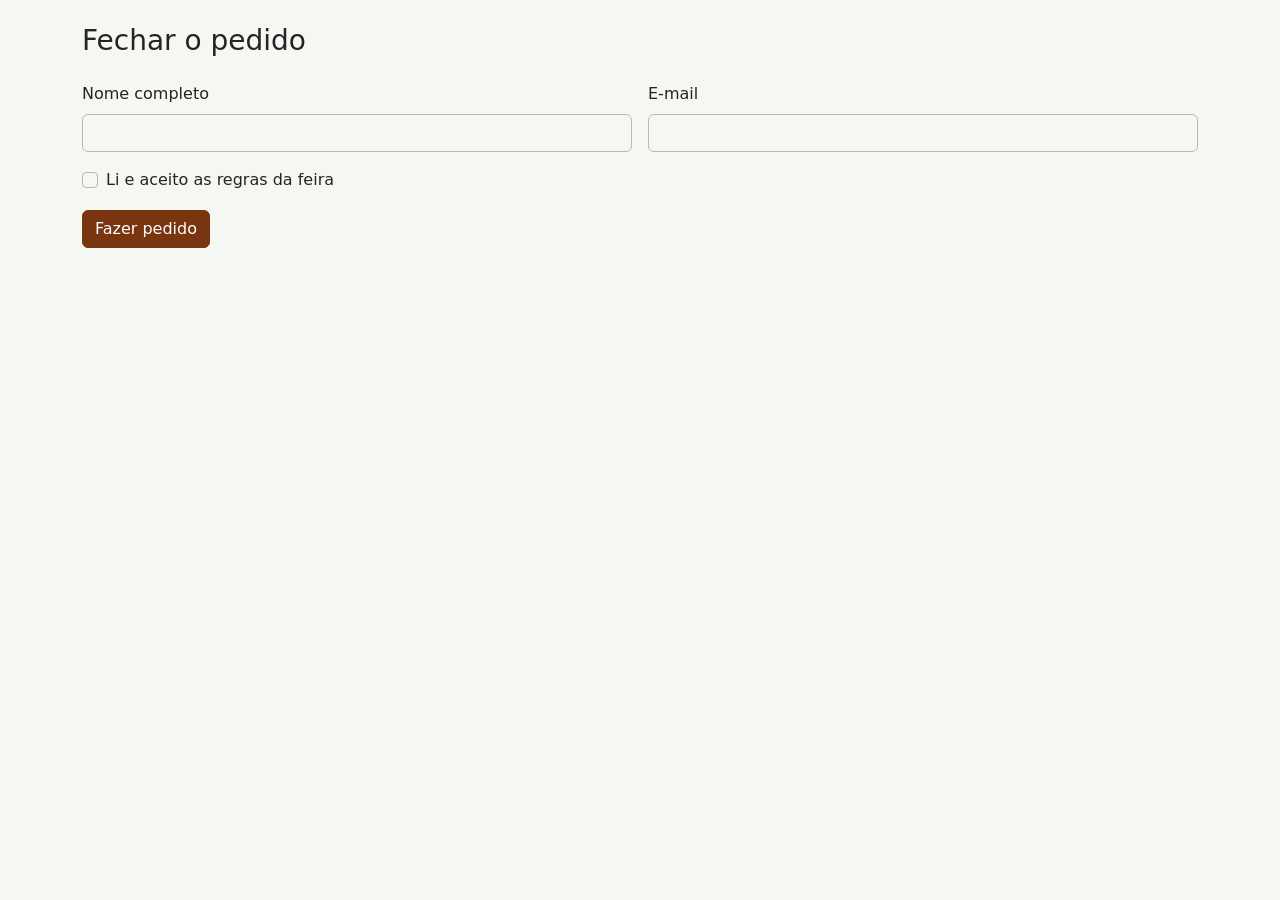
<file: checkout-bootstrap.html>
<!doctype html>
<html lang="pt-BR">

<head>
    <meta charset="utf-8">
    <meta name="viewport" content="width=device-width, initial-scale=1">

    <title>AgroFeira — Fechar o pedido</title>

    <!-- Bootstrap 5.3.8 -->
    <link
        href="https://cdn.jsdelivr.net/npm/bootstrap@5.3.8/dist/css/bootstrap.min.css"
        rel="stylesheet"
        integrity="sha384-sRIl4kxILFvY47J16cr9ZwB07vP4J8+LH7qKQnuqkuIAvNWLzeN8tE5YBujZqJLB"
        crossorigin="anonymous">

    <!-- Estilos do AgroFeira -->
    <link rel="stylesheet" href="tokens.css">
    <link rel="stylesheet" href="agrofeira-bootstrap.css">

    <!-- JavaScript de validação -->
    <script defer src="validacao.js"></script>

</head>

<body data-bs-theme="light" class="tema-agrofeira">

    <main class="container py-4">

        <h1 class="h3 mb-4">
            Fechar o pedido
        </h1>

        <!-- Formulário de fechamento -->
        <form class="row g-3 needs-validation" novalidate>

            <!-- Nome completo -->
            <div class="col-12 col-md-6">

                <label for="nome" class="form-label">
                    Nome completo
                </label>

                <input
                    type="text"
                    class="form-control"
                    id="nome"
                    name="nome"
                    autocomplete="name"
                    aria-describedby="nome-erro"
                    required>

                <div
                    class="invalid-feedback"
                    id="nome-erro">
                    Informe o seu nome.
                </div>

            </div>

            <!-- E-mail -->
            <div class="col-12 col-md-6">

                <label for="email" class="form-label">
                    E-mail
                </label>

                <input
                    type="email"
                    class="form-control"
                    id="email"
                    name="email"
                    autocomplete="email"
                    aria-describedby="email-erro"
                    required>

                <div
                    class="invalid-feedback"
                    id="email-erro">
                    Informe um e-mail, como maria@exemplo.com.br.
                </div>

            </div>

            <!-- Aceite das regras -->
            <div class="col-12">

                <div class="form-check">

                    <input
                        type="checkbox"
                        class="form-check-input"
                        id="termos"
                        name="termos"
                        aria-describedby="termos-erro"
                        required>

                    <label
                        for="termos"
                        class="form-check-label">
                        Li e aceito as regras da feira
                    </label>

                    <div
                        class="invalid-feedback"
                        id="termos-erro">
                        É preciso aceitar as regras para continuar.
                    </div>

                </div>

            </div>

            <!-- Botão de envio -->
            <div class="col-12">

                <button
                    type="submit"
                    class="btn btn-primary">
                    Fazer pedido
                </button>

            </div>

        </form>

    </main>

</body>
</html>
</file>
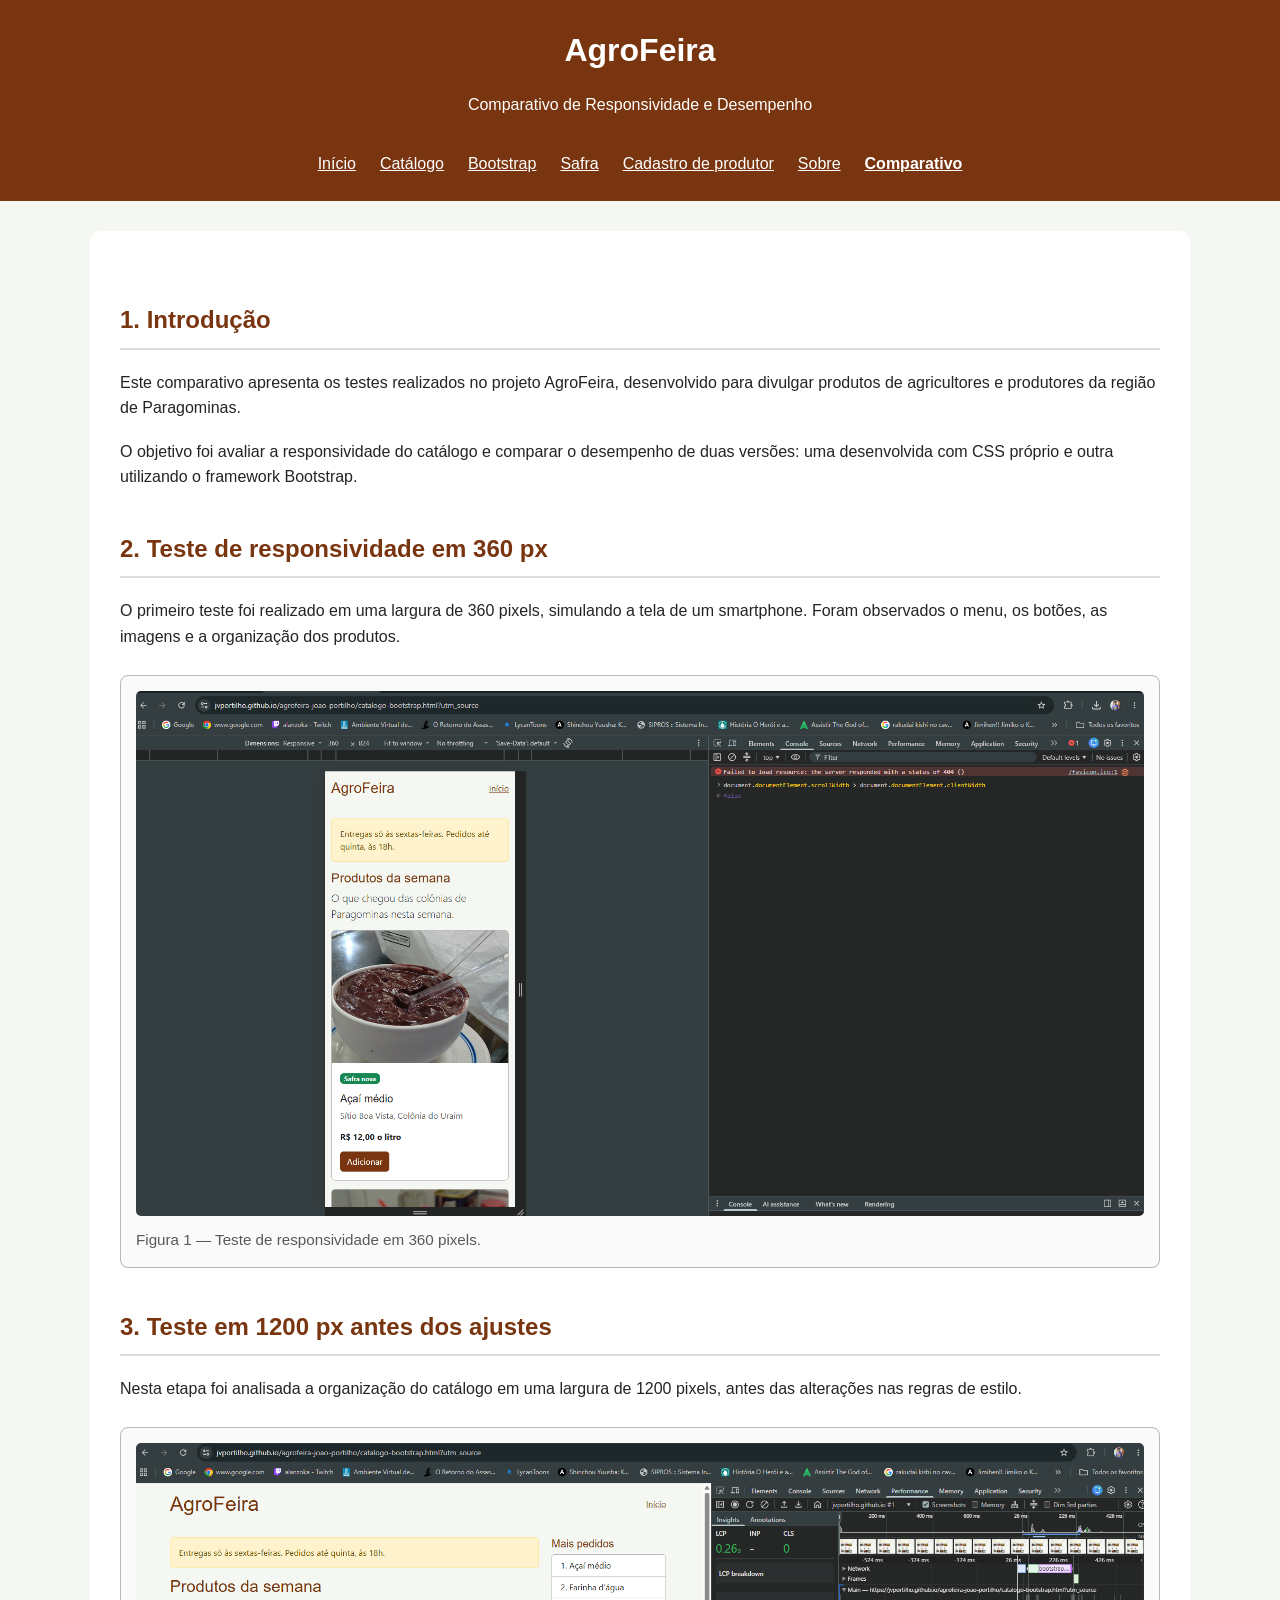
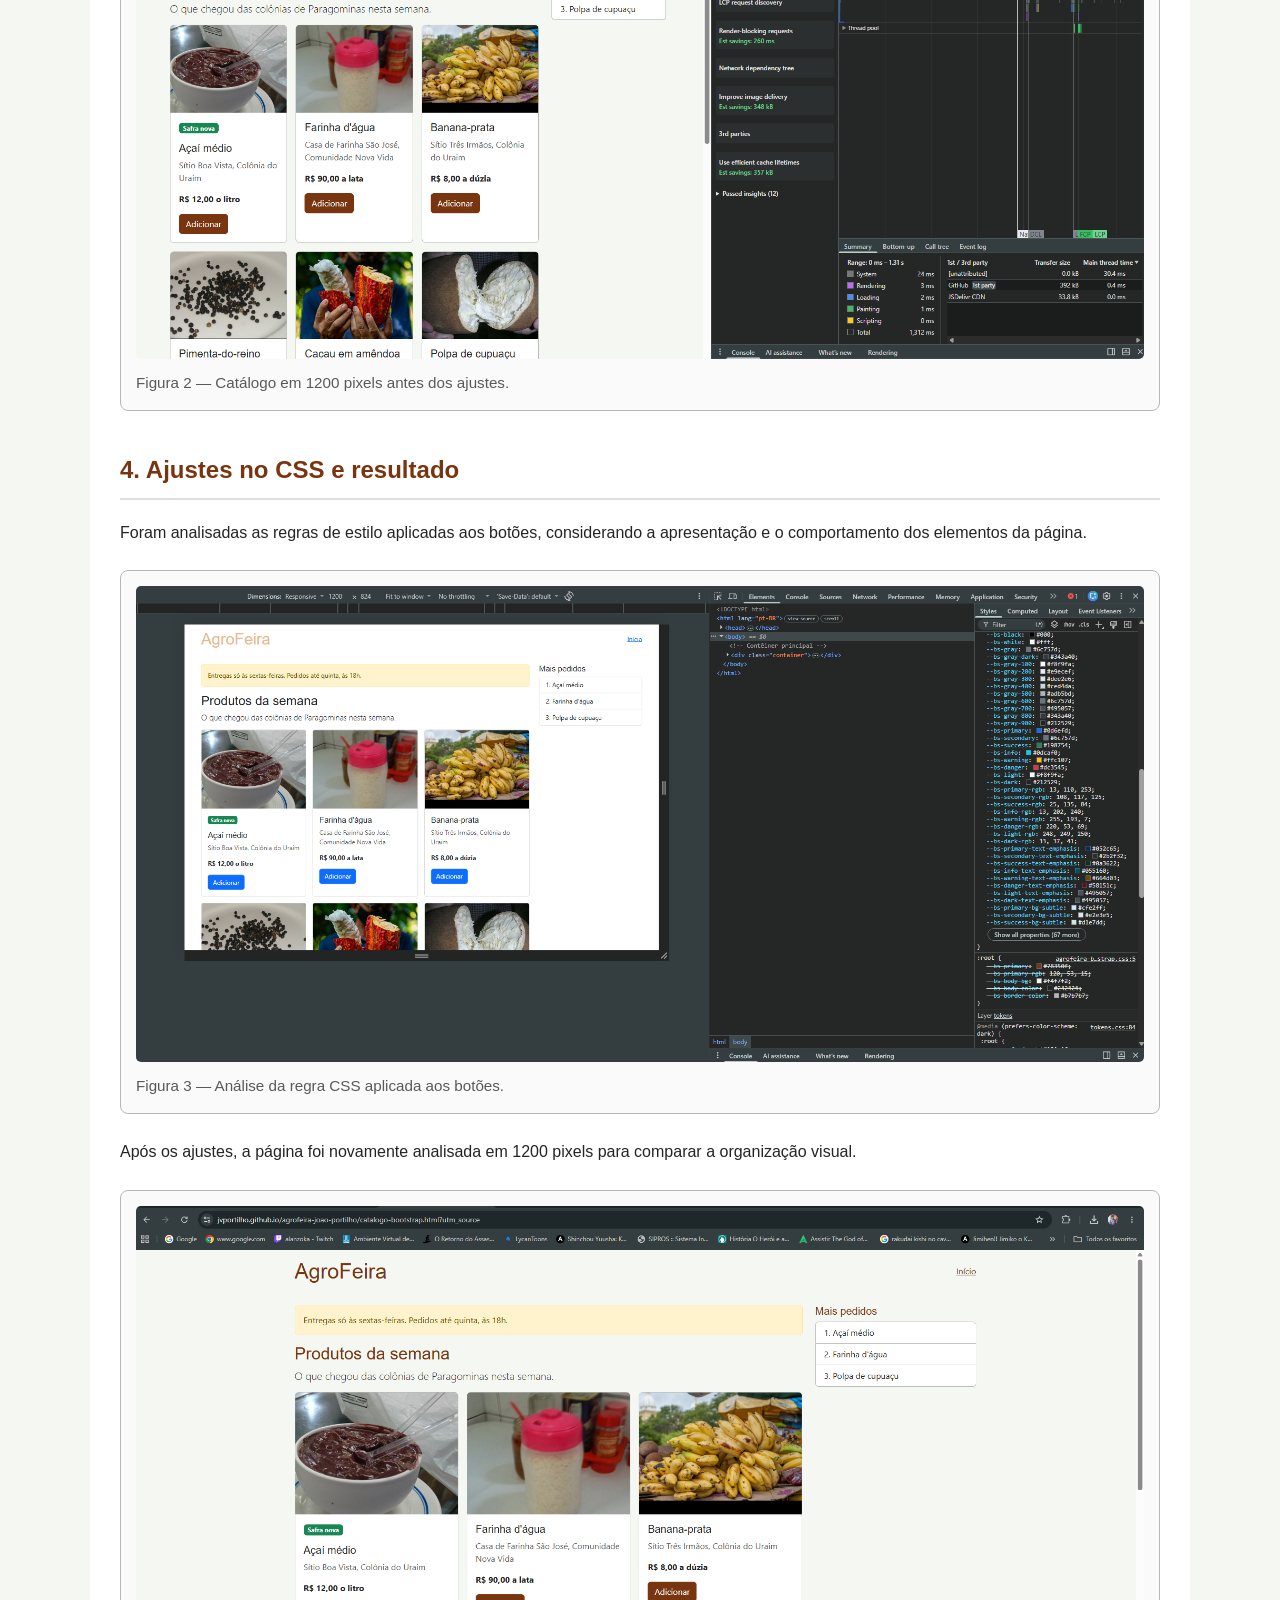
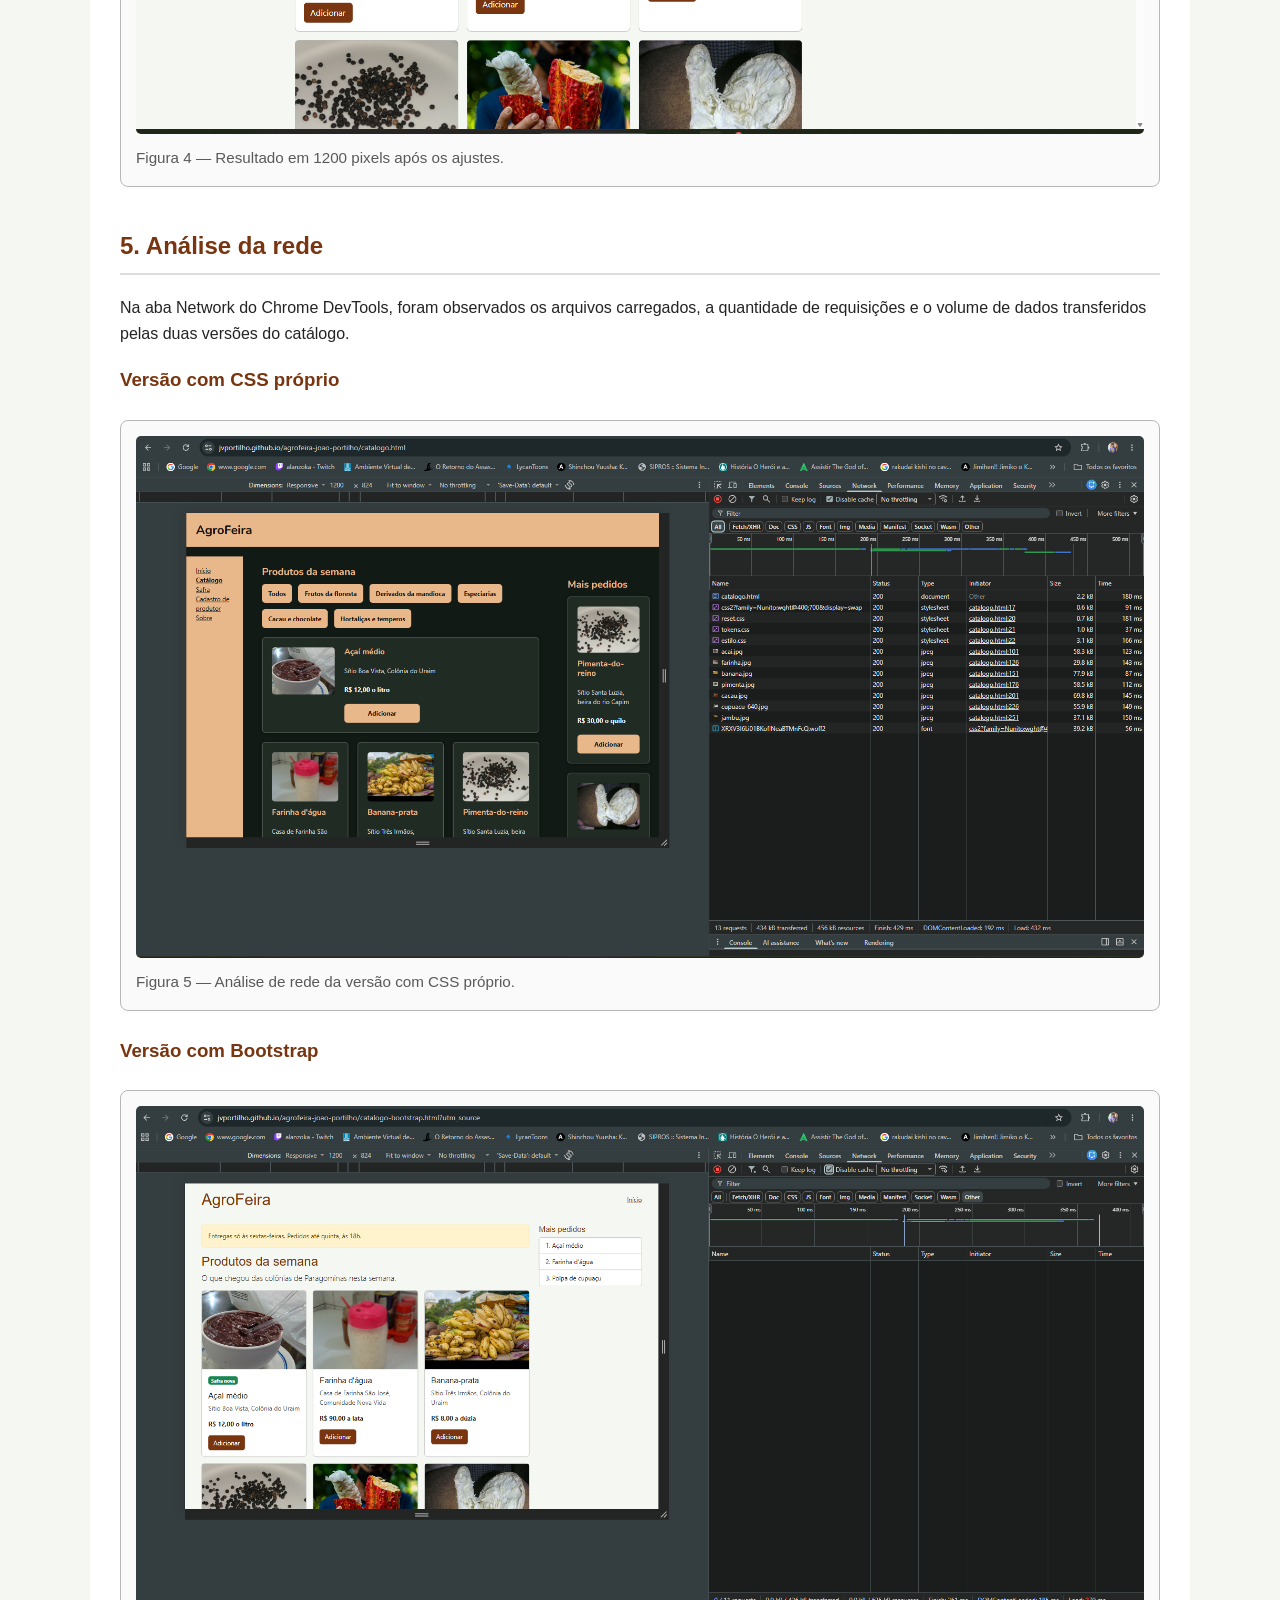
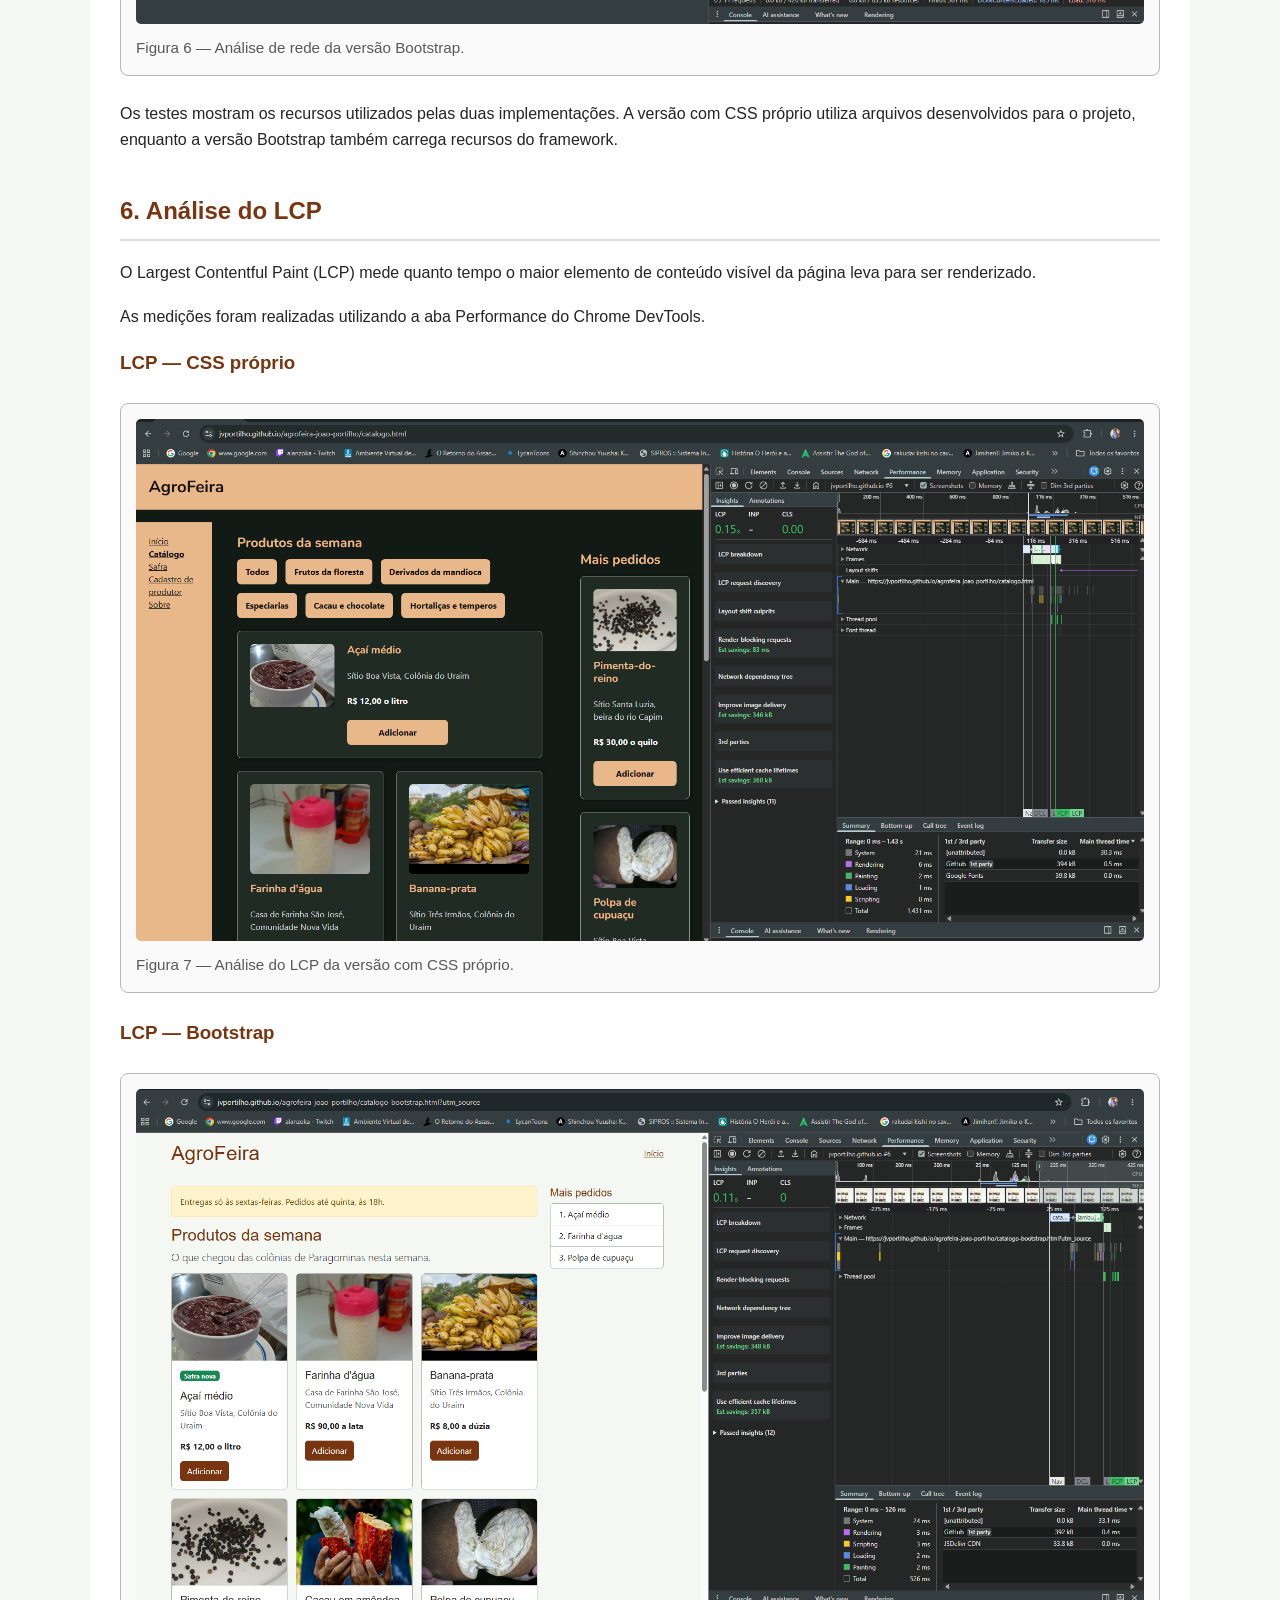
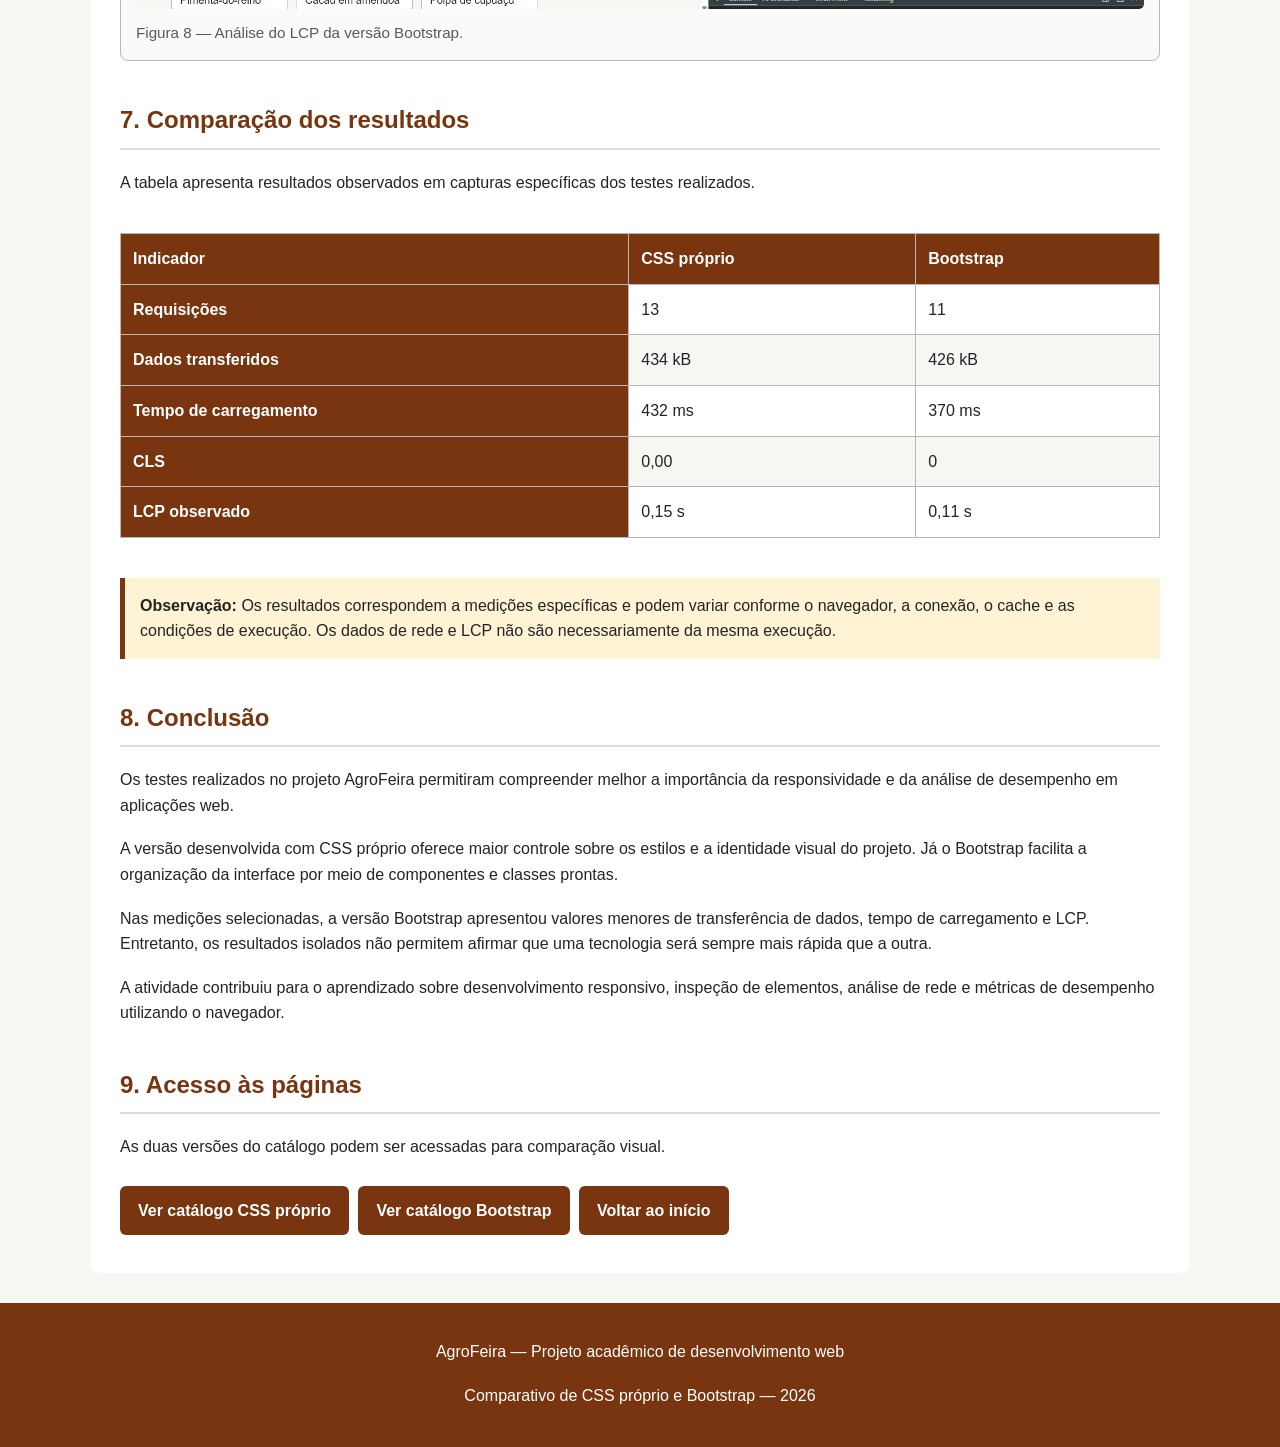
<file: comparativo.html>
<!DOCTYPE html>
<html lang="pt-BR">

<head>
    <meta charset="UTF-8">
    <meta name="viewport"
          content="width=device-width, initial-scale=1">

    <title>Comparativo — AgroFeira</title>

    <style>
        :root {
            --cor-fundo: #f4f7f2;
            --cor-superficie: #ffffff;
            --cor-texto: #242424;
            --cor-suave: #595959;
            --cor-marca: #78350f;
            --cor-borda: #b7b7b7;
        }

        *,
        *::before,
        *::after {
            box-sizing: border-box;
        }

        body {
            margin: 0;
            font-family: Arial, sans-serif;
            line-height: 1.6;
            background: var(--cor-fundo);
            color: var(--cor-texto);
        }

        .pular {
            position: absolute;
            left: -9999px;
            top: 0;
            padding: 12px;
            background: white;
            color: var(--cor-marca);
            z-index: 100;
        }

        .pular:focus {
            left: 10px;
            top: 10px;
        }

        .cabecalho-site {
            background: var(--cor-marca);
            color: white;
            text-align: center;
            padding: 25px 15px;
        }

        .cabecalho-site h1 {
            margin: 0;
        }

        .menu {
            display: flex;
            justify-content: center;
            flex-wrap: wrap;
            gap: 12px;
            list-style: none;
            padding: 15px 0 0;
            margin: 0;
        }

        .menu a {
            color: white;
            text-decoration: underline;
            padding: 6px;
        }

        .menu a:hover,
        .menu a:focus-visible {
            background: #a85a2a;
            border-radius: 5px;
        }

        .menu a[aria-current="page"] {
            font-weight: bold;
        }

        main {
            max-width: 1100px;
            margin: 30px auto;
            padding: 30px;
            background: white;
            border-radius: 10px;
        }

        h2,
        h3 {
            color: var(--cor-marca);
        }

        h2 {
            margin-top: 40px;
            border-bottom: 2px solid #ddd;
            padding-bottom: 8px;
        }

        p {
            margin-bottom: 18px;
        }

        figure {
            margin: 25px 0;
            padding: 15px;
            border: 1px solid var(--cor-borda);
            border-radius: 8px;
            background: #fafafa;
        }

        figure img {
            display: block;
            max-width: 100%;
            height: auto;
            margin: auto;
            border-radius: 5px;
        }

        figcaption {
            margin-top: 12px;
            color: var(--cor-suave);
            font-size: 0.95rem;
        }

        .tabela-container {
            overflow-x: auto;
        }

        table {
            width: 100%;
            border-collapse: collapse;
            margin: 20px 0;
        }

        th,
        td {
            padding: 12px;
            border: 1px solid var(--cor-borda);
            text-align: left;
        }

        th {
            background: var(--cor-marca);
            color: white;
        }

        tr:nth-child(even) {
            background: var(--cor-fundo);
        }

        .observacao {
            padding: 15px;
            margin: 20px 0;
            border-left: 5px solid var(--cor-marca);
            background: #fff3d6;
        }

        .botao {
            display: inline-block;
            padding: 12px 18px;
            margin: 8px 5px 8px 0;
            background: var(--cor-marca);
            color: white;
            text-decoration: none;
            border-radius: 6px;
            font-weight: bold;
        }

        .botao:hover,
        .botao:focus-visible {
            background: #a85a2a;
        }

        footer {
            text-align: center;
            background: var(--cor-marca);
            color: white;
            padding: 20px;
        }

        @media (max-width: 600px) {
            main {
                margin: 10px;
                padding: 15px;
            }

            figure {
                padding: 8px;
            }

            h1 {
                font-size: 1.6rem;
            }

            h2 {
                font-size: 1.3rem;
            }

            .menu {
                gap: 5px;
            }
        }
    </style>
</head>

<body>

    <a class="pular" href="#conteudo">
        Pular para o conteúdo
    </a>

    <header class="cabecalho-site">
        <h1>AgroFeira</h1>
        <p>Comparativo de Responsividade e Desempenho</p>

        <nav aria-label="Principal">
            <ul class="menu">
                <li>
                    <a href="index.html">Início</a>
                </li>
                <li>
                    <a href="catalogo.html">Catálogo</a>
                </li>
                <li>
                    <a href="catalogo-bootstrap.html">
                        Bootstrap
                    </a>
                </li>
                <li>
                    <a href="safra.html">Safra</a>
                </li>
                <li>
                    <a href="cadastro-produtor.html">
                        Cadastro de produtor
                    </a>
                </li>
                <li>
                    <a href="sobre.html">Sobre</a>
                </li>
                <li>
                    <a href="comparativo.html"
                       aria-current="page">
                        Comparativo
                    </a>
                </li>
            </ul>
        </nav>
    </header>

    <main id="conteudo">

        <section aria-labelledby="introducao">
            <h2 id="introducao">1. Introdução</h2>

            <p>
                Este comparativo apresenta os testes
                realizados no projeto AgroFeira,
                desenvolvido para divulgar produtos
                de agricultores e produtores da
                região de Paragominas.
            </p>

            <p>
                O objetivo foi avaliar a responsividade
                do catálogo e comparar o desempenho
                de duas versões: uma desenvolvida
                com CSS próprio e outra utilizando
                o framework Bootstrap.
            </p>
        </section>

        <section aria-labelledby="responsividade">
            <h2 id="responsividade">
                2. Teste de responsividade em 360 px
            </h2>

            <p>
                O primeiro teste foi realizado em
                uma largura de 360 pixels, simulando
                a tela de um smartphone.
                Foram observados o menu, os botões,
                as imagens e a organização dos produtos.
            </p>

            <figure>
                <img
                    src="captura-1-360.png"
                    alt="Catálogo AgroFeira em 360 pixels"
                    loading="lazy">

                <figcaption>
                    Figura 1 — Teste de responsividade
                    em 360 pixels.
                </figcaption>
            </figure>
        </section>

        <section aria-labelledby="antes">
            <h2 id="antes">
                3. Teste em 1200 px antes dos ajustes
            </h2>

            <p>
                Nesta etapa foi analisada a organização
                do catálogo em uma largura de
                1200 pixels, antes das alterações
                nas regras de estilo.
            </p>

            <figure>
                <img
                    src="captura-2-1200-antes-CONFERIR.png"
                    alt="Layout do catálogo antes dos ajustes"
                    loading="lazy">

                <figcaption>
                    Figura 2 — Catálogo em 1200 pixels
                    antes dos ajustes.
                </figcaption>
            </figure>
        </section>

        <section aria-labelledby="ajustes">
            <h2 id="ajustes">
                4. Ajustes no CSS e resultado
            </h2>

            <p>
                Foram analisadas as regras de estilo
                aplicadas aos botões, considerando
                a apresentação e o comportamento
                dos elementos da página.
            </p>

           <!-- Figura 3 — Correção do nome da imagem -->
            <figure>
               <img
                   src="captura-3-regra-botao-CONFERIR.png"
                  alt="Inspeção da regra CSS aplicada aos botões"
                  loading="lazy">

             <figcaption>
               Figura 3 — Análise da regra CSS
                aplicada aos botões.
               </figcaption>
            </figure>

            <p>
                Após os ajustes, a página foi
                novamente analisada em 1200 pixels
                para comparar a organização visual.
            </p>

            <figure>
                <img
                    src="captura-4-1200-depois.png"
                    alt="Catálogo após os ajustes em 1200 pixels"
                    loading="lazy">

                <figcaption>
                    Figura 4 — Resultado em 1200 pixels
                    após os ajustes.
                </figcaption>
            </figure>
        </section>

        <section aria-labelledby="rede">
            <h2 id="rede">5. Análise da rede</h2>

            <p>
                Na aba Network do Chrome DevTools,
                foram observados os arquivos carregados,
                a quantidade de requisições e o volume
                de dados transferidos pelas duas
                versões do catálogo.
            </p>

            <h3>Versão com CSS próprio</h3>

            <figure>
                <img
                    src="captura-5-rede-autoral.png"
                    alt="Network do catálogo com CSS próprio"
                    loading="lazy">

                <figcaption>
                    Figura 5 — Análise de rede da
                    versão com CSS próprio.
                </figcaption>
            </figure>

            <h3>Versão com Bootstrap</h3>

            <figure>
                <img
                    src="captura-6-rede-bootstrap.png"
                    alt="Network do catálogo Bootstrap"
                    loading="lazy">

                <figcaption>
                    Figura 6 — Análise de rede da
                    versão Bootstrap.
                </figcaption>
            </figure>

            <p>
                Os testes mostram os recursos
                utilizados pelas duas implementações.
                A versão com CSS próprio utiliza
                arquivos desenvolvidos para o projeto,
                enquanto a versão Bootstrap também
                carrega recursos do framework.
            </p>
        </section>

        <section aria-labelledby="lcp">
            <h2 id="lcp">6. Análise do LCP</h2>

            <p>
                O Largest Contentful Paint (LCP)
                mede quanto tempo o maior elemento
                de conteúdo visível da página leva
                para ser renderizado.
            </p>

            <p>
                As medições foram realizadas
                utilizando a aba Performance
                do Chrome DevTools.
            </p>

            <h3>LCP — CSS próprio</h3>

            <figure>
                <img
                    src="captura-7-lcp-autoral.png"
                    alt="Medição LCP da versão CSS próprio"
                    loading="lazy">

                <figcaption>
                    Figura 7 — Análise do LCP
                    da versão com CSS próprio.
                </figcaption>
            </figure>

            <h3>LCP — Bootstrap</h3>

            <figure>
                <img
                    src="captura-8-lcp-bootstrap.png"
                    alt="Medição LCP da versão Bootstrap"
                    loading="lazy">

                <figcaption>
                    Figura 8 — Análise do LCP
                    da versão Bootstrap.
                </figcaption>
            </figure>
        </section>

        <section aria-labelledby="resultados">
            <h2 id="resultados">
                7. Comparação dos resultados
            </h2>

            <p>
                A tabela apresenta resultados
                observados em capturas específicas
                dos testes realizados.
            </p>

            <div class="tabela-container">
                <table>
                    <thead>
                        <tr>
                            <th scope="col">Indicador</th>
                            <th scope="col">CSS próprio</th>
                            <th scope="col">Bootstrap</th>
                        </tr>
                    </thead>

                    <tbody>
                        <tr>
                            <th scope="row">Requisições</th>
                            <td>13</td>
                            <td>11</td>
                        </tr>

                        <tr>
                            <th scope="row">
                                Dados transferidos
                            </th>
                            <td>434 kB</td>
                            <td>426 kB</td>
                        </tr>

                        <tr>
                            <th scope="row">
                                Tempo de carregamento
                            </th>
                            <td>432 ms</td>
                            <td>370 ms</td>
                        </tr>

                        <tr>
                            <th scope="row">CLS</th>
                            <td>0,00</td>
                            <td>0</td>
                        </tr>

                        <tr>
                            <th scope="row">LCP observado</th>
                            <td>0,15 s</td>
                            <td>0,11 s</td>
                        </tr>
                    </tbody>
                </table>
            </div>

            <div class="observacao">
                <strong>Observação:</strong>
                Os resultados correspondem a medições
                específicas e podem variar conforme
                o navegador, a conexão, o cache e
                as condições de execução.
                Os dados de rede e LCP não são
                necessariamente da mesma execução.
            </div>
        </section>

        <section aria-labelledby="conclusao">
            <h2 id="conclusao">8. Conclusão</h2>

            <p>
                Os testes realizados no projeto
                AgroFeira permitiram compreender
                melhor a importância da responsividade
                e da análise de desempenho em
                aplicações web.
            </p>

            <p>
                A versão desenvolvida com CSS próprio
                oferece maior controle sobre os estilos
                e a identidade visual do projeto.
                Já o Bootstrap facilita a organização
                da interface por meio de componentes
                e classes prontas.
            </p>

            <p>
                Nas medições selecionadas, a versão
                Bootstrap apresentou valores menores
                de transferência de dados, tempo de
                carregamento e LCP. Entretanto,
                os resultados isolados não permitem
                afirmar que uma tecnologia será
                sempre mais rápida que a outra.
            </p>

            <p>
                A atividade contribuiu para o
                aprendizado sobre desenvolvimento
                responsivo, inspeção de elementos,
                análise de rede e métricas de
                desempenho utilizando o navegador.
            </p>
        </section>

        <section aria-labelledby="acesso">
            <h2 id="acesso">9. Acesso às páginas</h2>

            <p>
                As duas versões do catálogo podem
                ser acessadas para comparação visual.
            </p>

            <a class="botao" href="catalogo.html">
                Ver catálogo CSS próprio
            </a>

            <a class="botao"
               href="catalogo-bootstrap.html">
                Ver catálogo Bootstrap
            </a>

            <a class="botao" href="index.html">
                Voltar ao início
            </a>
        </section>

    </main>

    <footer>
        <p>
            AgroFeira — Projeto acadêmico
            de desenvolvimento web
        </p>

        <p>
            Comparativo de CSS próprio e
            Bootstrap — 2026
        </p>
    </footer>

</body>
</html>
</file>
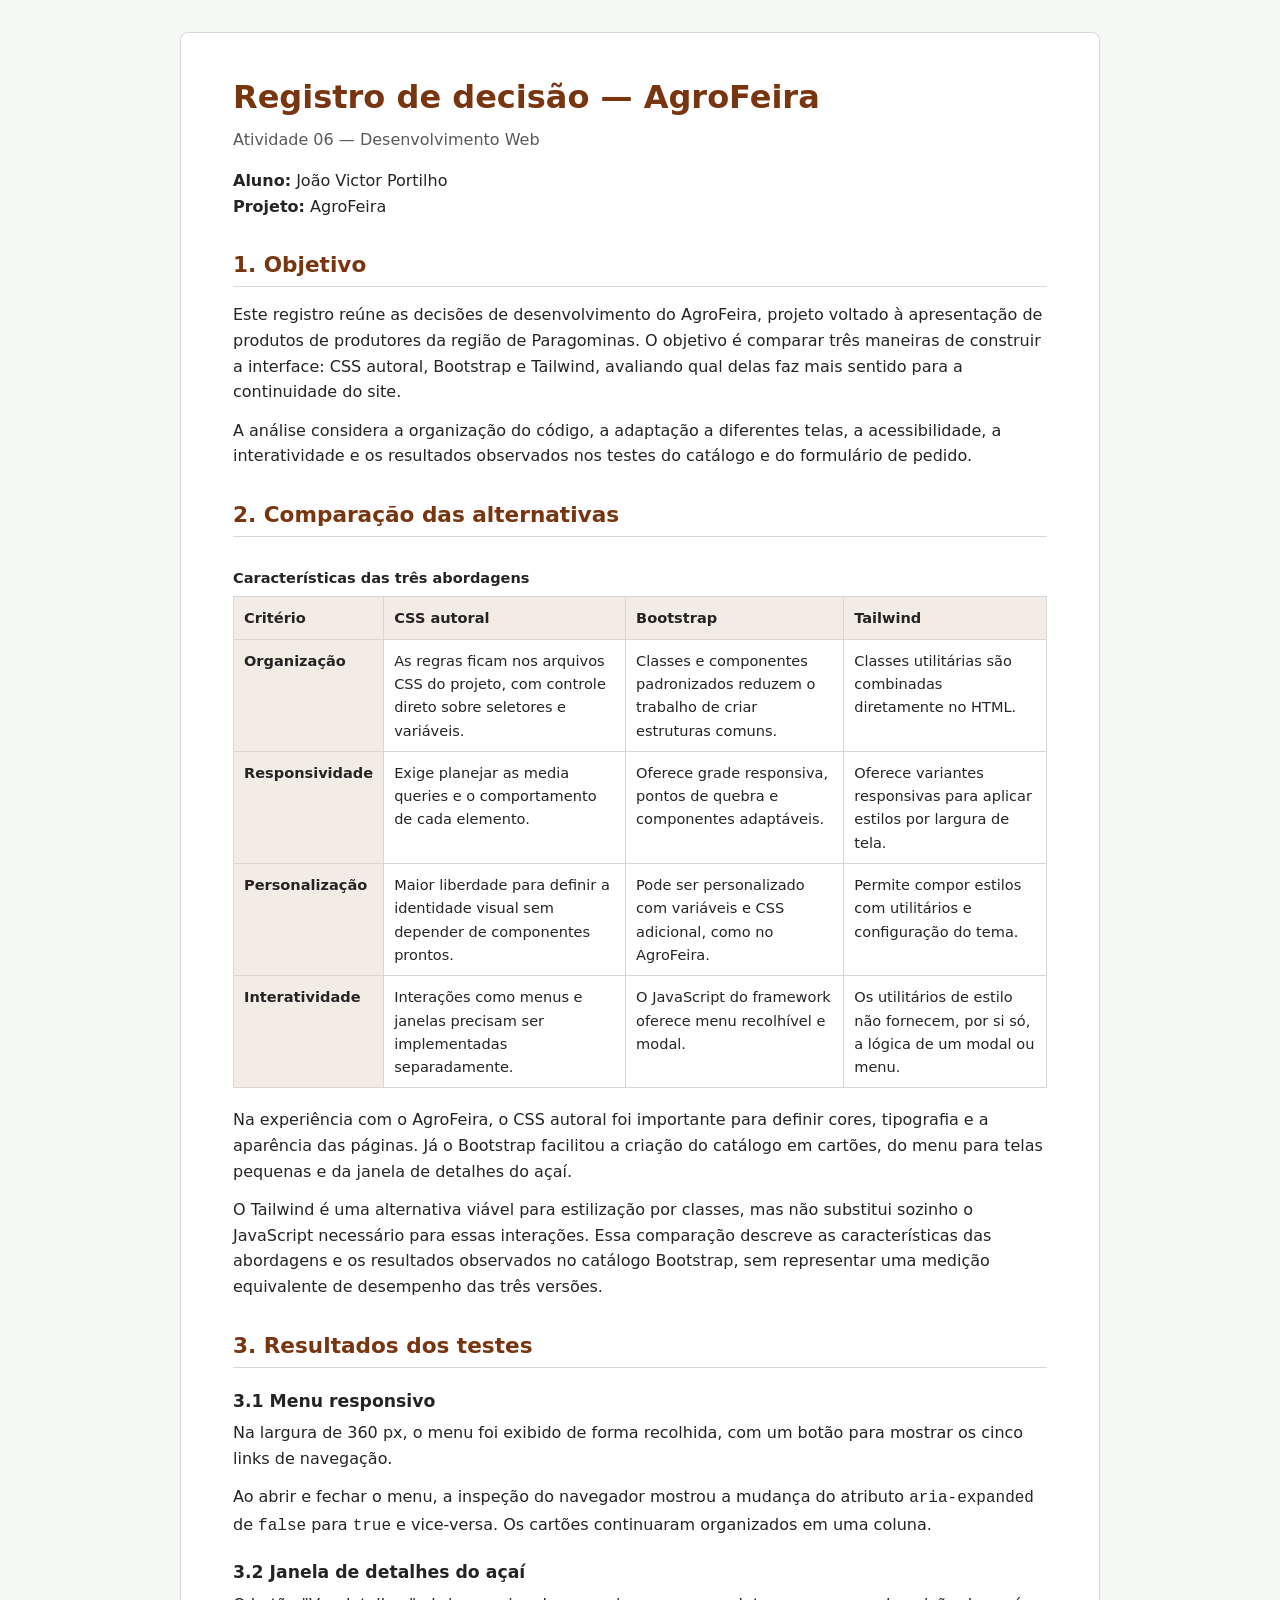
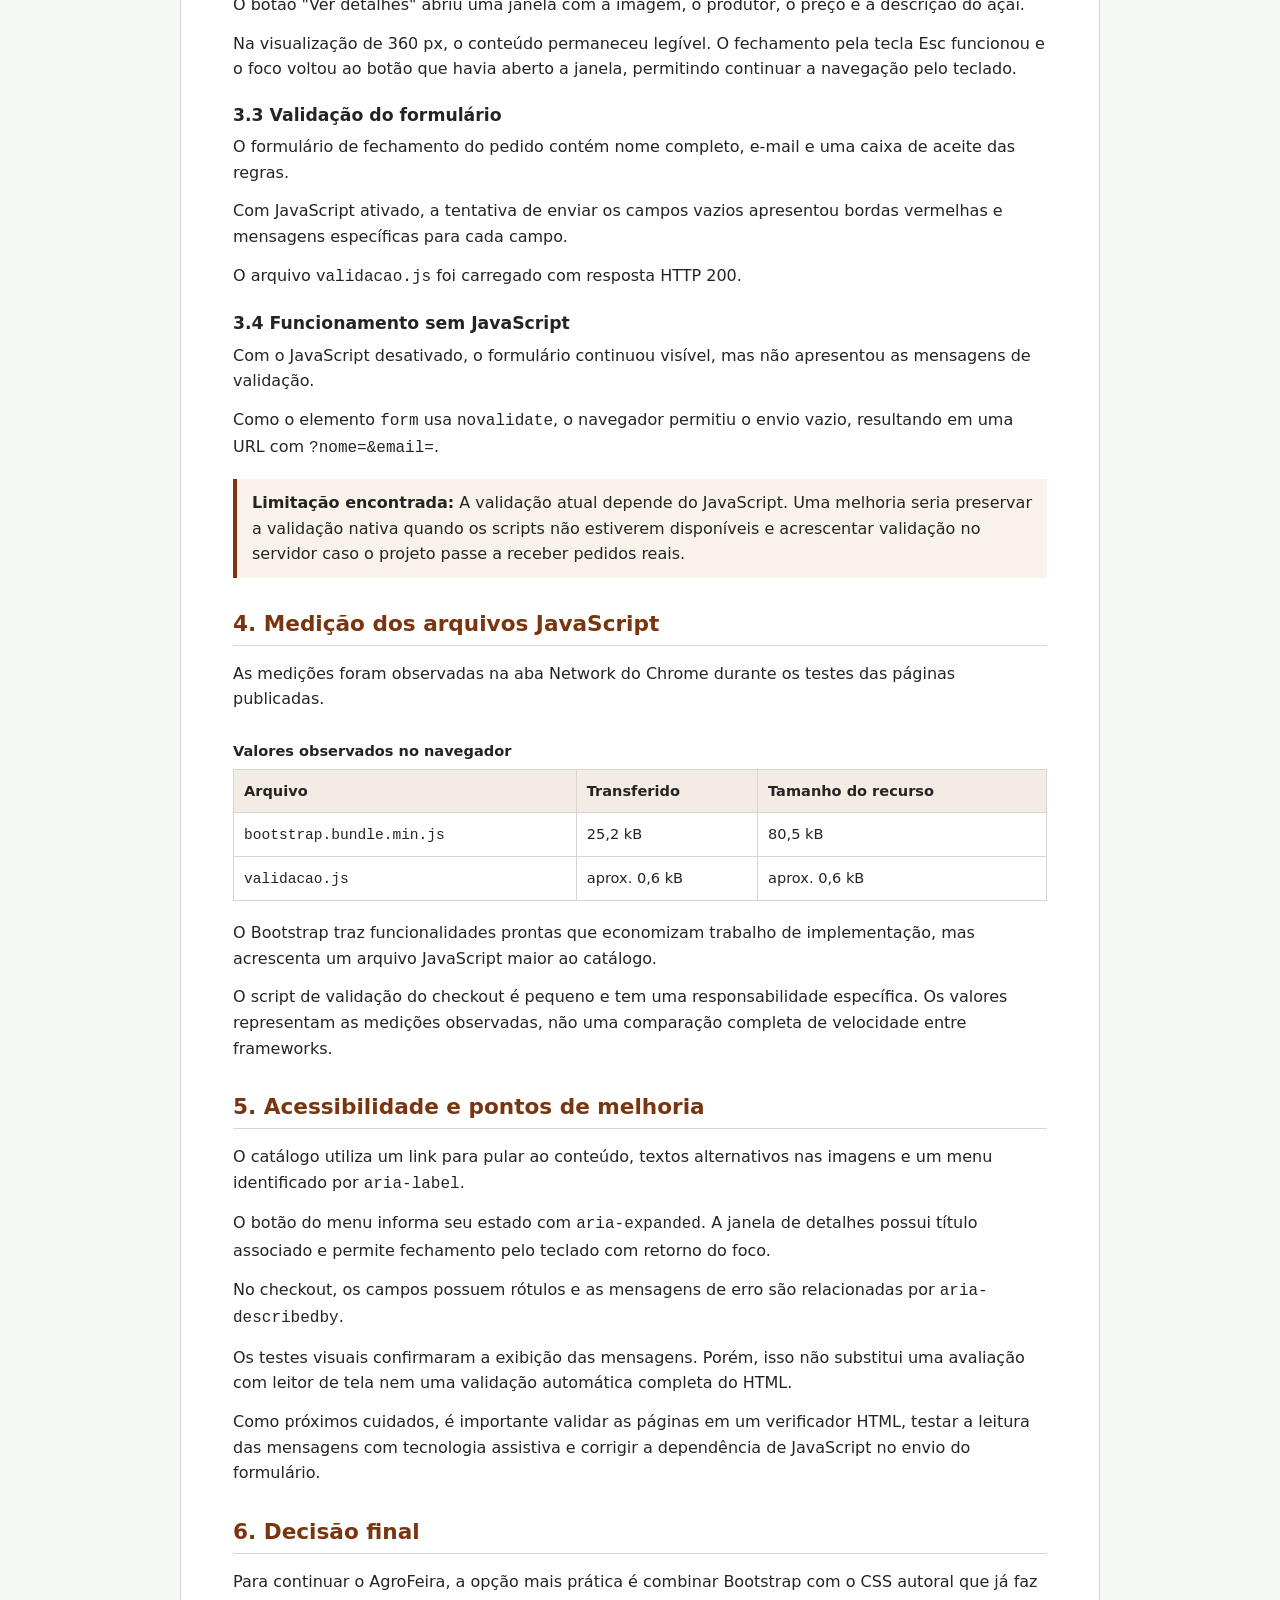
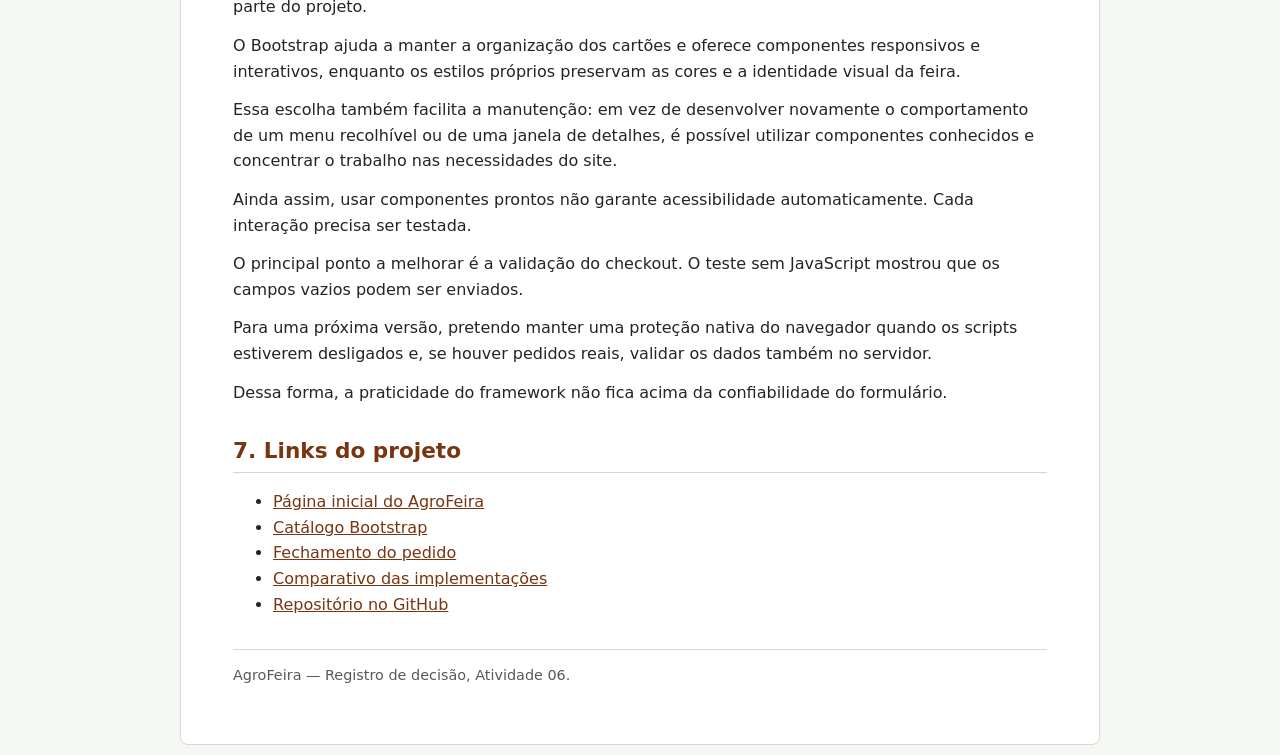
<file: decisao.html>
<!doctype html>
<html lang="pt-BR">

<head>
    <meta charset="utf-8">
    <meta name="viewport"
          content="width=device-width, initial-scale=1">

    <title>Registro de decisão — AgroFeira</title>

    <style>
        :root {
            --marca: #78350f;
            --texto: #242424;
            --suave: #595959;
            --borda: #d6d6d6;
            --fundo: #f4f7f2;
        }

        *,
        *::before,
        *::after {
            box-sizing: border-box;
        }

        body {
            margin: 0;
            background: var(--fundo);
            color: var(--texto);
            font-family: system-ui, sans-serif;
            font-size: 16px;
            line-height: 1.6;
        }

        .documento {
            max-width: 920px;
            margin: 32px auto;
            padding: 44px 52px;
            background: #ffffff;
            border: 1px solid var(--borda);
            border-radius: 8px;
        }

        h1,
        h2,
        h3 {
            line-height: 1.3;
        }

        h1 {
            font-size: 2rem;
            color: var(--marca);
            margin: 0 0 8px;
        }

        h2 {
            font-size: 1.35rem;
            color: var(--marca);
            border-bottom: 1px solid var(--borda);
            padding-bottom: 7px;
            margin: 32px 0 15px;
        }

        h3 {
            font-size: 1.08rem;
            margin: 22px 0 8px;
        }

        p {
            margin: 0 0 13px;
        }

        .meta {
            color: var(--suave);
            margin-bottom: 16px;
        }

        .tabela {
            overflow-x: auto;
        }

        table {
            border-collapse: collapse;
            width: 100%;
            font-size: 0.91rem;
            margin: 14px 0 19px;
        }

        caption {
            font-weight: 600;
            margin-bottom: 7px;
            text-align: left;
        }

        th,
        td {
            border: 1px solid var(--borda);
            padding: 9px 10px;
            vertical-align: top;
            text-align: left;
        }

        th {
            background: #f3ece5;
        }

        a {
            color: var(--marca);
            overflow-wrap: anywhere;
        }

        a:focus-visible {
            outline: 3px solid var(--marca);
            outline-offset: 3px;
        }

        .destaque {
            border-left: 4px solid var(--marca);
            padding: 11px 15px;
            background: #f8f2eb;
            margin: 17px 0;
        }

        footer {
            border-top: 1px solid var(--borda);
            padding-top: 14px;
            margin-top: 32px;
            color: var(--suave);
            font-size: 0.9rem;
        }

        /* Responsividade */
        @media (max-width: 600px) {
            .documento {
                padding: 22px 18px;
                margin: 0;
                border: 0;
                border-radius: 0;
            }

            h1 {
                font-size: 1.6rem;
            }

            table {
                font-size: 0.82rem;
            }
        }

        /* Impressão em A4 */
        @page {
            size: A4;
            margin: 17mm;
        }

        @media print {
            body {
                background: white;
                font-size: 10pt;
                line-height: 1.45;
            }

            .documento {
                border: 0;
                margin: 0;
                padding: 0;
                max-width: none;
            }

            h1 {
                font-size: 20pt;
            }

            h2 {
                font-size: 13pt;
                margin-top: 18px;
            }

            h3 {
                font-size: 11pt;
                margin-top: 13px;
            }

            table {
                font-size: 8.3pt;
            }

            th,
            td {
                padding: 6px 7px;
            }

            h2,
            h3,
            caption {
                break-after: avoid;
            }

            tr,
            .destaque {
                break-inside: avoid;
            }

            a {
                color: var(--marca);
            }

            footer {
                margin-top: 20px;
            }
        }
    </style>

</head>

<body>

    <main class="documento">

        <header>
            <h1>Registro de decisão — AgroFeira</h1>

            <p class="meta">
                Atividade 06 — Desenvolvimento Web
            </p>

            <p>
                <strong>Aluno:</strong>
                João Victor Portilho

                <br>

                <strong>Projeto:</strong>
                AgroFeira
            </p>
        </header>

        <!-- 1. OBJETIVO -->

        <section aria-labelledby="objetivo">

            <h2 id="objetivo">1. Objetivo</h2>

            <p>
                Este registro reúne as decisões de
                desenvolvimento do AgroFeira, projeto
                voltado à apresentação de produtos
                de produtores da região de Paragominas.
                O objetivo é comparar três maneiras
                de construir a interface: CSS autoral,
                Bootstrap e Tailwind, avaliando qual
                delas faz mais sentido para a
                continuidade do site.
            </p>

            <p>
                A análise considera a organização
                do código, a adaptação a diferentes
                telas, a acessibilidade, a
                interatividade e os resultados
                observados nos testes do catálogo
                e do formulário de pedido.
            </p>

        </section>

        <!-- 2. COMPARAÇÃO -->

        <section aria-labelledby="comparacao">

            <h2 id="comparacao">
                2. Comparação das alternativas
            </h2>

            <div class="tabela">

                <table>

                    <caption>
                        Características das três abordagens
                    </caption>

                    <thead>
                        <tr>
                            <th scope="col">Critério</th>
                            <th scope="col">CSS autoral</th>
                            <th scope="col">Bootstrap</th>
                            <th scope="col">Tailwind</th>
                        </tr>
                    </thead>

                    <tbody>

                        <tr>
                            <th scope="row">Organização</th>

                            <td>
                                As regras ficam nos arquivos
                                CSS do projeto, com controle
                                direto sobre seletores
                                e variáveis.
                            </td>

                            <td>
                                Classes e componentes
                                padronizados reduzem o
                                trabalho de criar
                                estruturas comuns.
                            </td>

                            <td>
                                Classes utilitárias são
                                combinadas diretamente
                                no HTML.
                            </td>
                        </tr>

                        <tr>
                            <th scope="row">Responsividade</th>

                            <td>
                                Exige planejar as media
                                queries e o comportamento
                                de cada elemento.
                            </td>

                            <td>
                                Oferece grade responsiva,
                                pontos de quebra e
                                componentes adaptáveis.
                            </td>

                            <td>
                                Oferece variantes
                                responsivas para aplicar
                                estilos por largura de tela.
                            </td>
                        </tr>

                        <tr>
                            <th scope="row">Personalização</th>

                            <td>
                                Maior liberdade para
                                definir a identidade
                                visual sem depender
                                de componentes prontos.
                            </td>

                            <td>
                                Pode ser personalizado
                                com variáveis e CSS
                                adicional, como no AgroFeira.
                            </td>

                            <td>
                                Permite compor estilos
                                com utilitários e
                                configuração do tema.
                            </td>
                        </tr>

                        <tr>
                            <th scope="row">Interatividade</th>

                            <td>
                                Interações como menus
                                e janelas precisam ser
                                implementadas separadamente.
                            </td>

                            <td>
                                O JavaScript do framework
                                oferece menu recolhível
                                e modal.
                            </td>

                            <td>
                                Os utilitários de estilo
                                não fornecem, por si só,
                                a lógica de um modal
                                ou menu.
                            </td>
                        </tr>

                    </tbody>

                </table>

            </div>

            <p>
                Na experiência com o AgroFeira, o CSS
                autoral foi importante para definir
                cores, tipografia e a aparência das
                páginas. Já o Bootstrap facilitou
                a criação do catálogo em cartões,
                do menu para telas pequenas e da
                janela de detalhes do açaí.
            </p>

            <p>
                O Tailwind é uma alternativa viável
                para estilização por classes, mas
                não substitui sozinho o JavaScript
                necessário para essas interações.
                Essa comparação descreve as
                características das abordagens e os
                resultados observados no catálogo
                Bootstrap, sem representar uma
                medição equivalente de desempenho
                das três versões.
            </p>

        </section>

        <!-- 3. RESULTADOS DOS TESTES -->

        <section aria-labelledby="testes">

            <h2 id="testes">
                3. Resultados dos testes
            </h2>

            <h3>3.1 Menu responsivo</h3>

            <p>
                Na largura de 360 px, o menu foi
                exibido de forma recolhida, com
                um botão para mostrar os cinco
                links de navegação.
            </p>

            <p>
                Ao abrir e fechar o menu, a inspeção
                do navegador mostrou a mudança do
                atributo <code>aria-expanded</code>
                de <code>false</code> para
                <code>true</code> e vice-versa.
                Os cartões continuaram organizados
                em uma coluna.
            </p>

            <h3>3.2 Janela de detalhes do açaí</h3>

            <p>
                O botão "Ver detalhes" abriu uma
                janela com a imagem, o produtor,
                o preço e a descrição do açaí.
            </p>

            <p>
                Na visualização de 360 px, o
                conteúdo permaneceu legível.
                O fechamento pela tecla Esc
                funcionou e o foco voltou ao
                botão que havia aberto a janela,
                permitindo continuar a navegação
                pelo teclado.
            </p>

            <h3>3.3 Validação do formulário</h3>

            <p>
                O formulário de fechamento do
                pedido contém nome completo,
                e-mail e uma caixa de aceite
                das regras.
            </p>

            <p>
                Com JavaScript ativado, a tentativa
                de enviar os campos vazios
                apresentou bordas vermelhas e
                mensagens específicas para
                cada campo.
            </p>

            <p>
                O arquivo
                <code>validacao.js</code>
                foi carregado com resposta
                HTTP 200.
            </p>

            <h3>3.4 Funcionamento sem JavaScript</h3>

            <p>
                Com o JavaScript desativado,
                o formulário continuou visível,
                mas não apresentou as mensagens
                de validação.
            </p>

            <p>
                Como o elemento
                <code>form</code>
                usa <code>novalidate</code>,
                o navegador permitiu o envio
                vazio, resultando em uma URL
                com <code>?nome=&amp;email=</code>.
            </p>

            <div class="destaque">

                <strong>Limitação encontrada:</strong>

                A validação atual depende do
                JavaScript. Uma melhoria seria
                preservar a validação nativa
                quando os scripts não estiverem
                disponíveis e acrescentar
                validação no servidor caso
                o projeto passe a receber
                pedidos reais.

            </div>

        </section>

        <!-- 4. MEDIÇÃO DO JAVASCRIPT -->

        <section aria-labelledby="medicao">

            <h2 id="medicao">
                4. Medição dos arquivos JavaScript
            </h2>

            <p>
                As medições foram observadas
                na aba Network do Chrome durante
                os testes das páginas publicadas.
            </p>

            <div class="tabela">

                <table>

                    <caption>
                        Valores observados no navegador
                    </caption>

                    <thead>
                        <tr>
                            <th scope="col">Arquivo</th>
                            <th scope="col">Transferido</th>
                            <th scope="col">
                                Tamanho do recurso
                            </th>
                        </tr>
                    </thead>

                    <tbody>

                        <tr>
                            <td>
                                <code>
                                    bootstrap.bundle.min.js
                                </code>
                            </td>

                            <td>25,2 kB</td>

                            <td>80,5 kB</td>
                        </tr>

                        <tr>
                            <td>
                                <code>validacao.js</code>
                            </td>

                            <td>aprox. 0,6 kB</td>

                            <td>aprox. 0,6 kB</td>
                        </tr>

                    </tbody>

                </table>

            </div>

            <p>
                O Bootstrap traz funcionalidades
                prontas que economizam trabalho
                de implementação, mas acrescenta
                um arquivo JavaScript maior
                ao catálogo.
            </p>

            <p>
                O script de validação do checkout
                é pequeno e tem uma responsabilidade
                específica. Os valores representam
                as medições observadas, não uma
                comparação completa de velocidade
                entre frameworks.
            </p>

        </section>

        <!-- 5. ACESSIBILIDADE -->

        <section aria-labelledby="acessibilidade">

            <h2 id="acessibilidade">
                5. Acessibilidade e pontos de melhoria
            </h2>

            <p>
                O catálogo utiliza um link para
                pular ao conteúdo, textos
                alternativos nas imagens e um
                menu identificado por
                <code>aria-label</code>.
            </p>

            <p>
                O botão do menu informa seu
                estado com
                <code>aria-expanded</code>.
                A janela de detalhes possui
                título associado e permite
                fechamento pelo teclado
                com retorno do foco.
            </p>

            <p>
                No checkout, os campos possuem
                rótulos e as mensagens de erro
                são relacionadas por
                <code>aria-describedby</code>.
            </p>

            <p>
                Os testes visuais confirmaram
                a exibição das mensagens.
                Porém, isso não substitui uma
                avaliação com leitor de tela
                nem uma validação automática
                completa do HTML.
            </p>

            <p>
                Como próximos cuidados, é
                importante validar as páginas
                em um verificador HTML, testar
                a leitura das mensagens com
                tecnologia assistiva e corrigir
                a dependência de JavaScript
                no envio do formulário.
            </p>

        </section>

        <!-- 6. DECISÃO FINAL -->

        <section aria-labelledby="decisao">

            <h2 id="decisao">
                6. Decisão final
            </h2>

            <p>
                Para continuar o AgroFeira,
                a opção mais prática é combinar
                Bootstrap com o CSS autoral
                que já faz parte do projeto.
            </p>

            <p>
                O Bootstrap ajuda a manter
                a organização dos cartões
                e oferece componentes
                responsivos e interativos,
                enquanto os estilos próprios
                preservam as cores e a
                identidade visual da feira.
            </p>

            <p>
                Essa escolha também facilita
                a manutenção: em vez de
                desenvolver novamente o
                comportamento de um menu
                recolhível ou de uma janela
                de detalhes, é possível
                utilizar componentes conhecidos
                e concentrar o trabalho nas
                necessidades do site.
            </p>

            <p>
                Ainda assim, usar componentes
                prontos não garante acessibilidade
                automaticamente. Cada interação
                precisa ser testada.
            </p>

            <p>
                O principal ponto a melhorar
                é a validação do checkout.
                O teste sem JavaScript mostrou
                que os campos vazios podem
                ser enviados.
            </p>

            <p>
                Para uma próxima versão,
                pretendo manter uma proteção
                nativa do navegador quando
                os scripts estiverem desligados
                e, se houver pedidos reais,
                validar os dados também
                no servidor.
            </p>

            <p>
                Dessa forma, a praticidade
                do framework não fica acima
                da confiabilidade do formulário.
            </p>

        </section>

        <!-- 7. LINKS DO PROJETO -->

        <section aria-labelledby="links">

            <h2 id="links">
                7. Links do projeto
            </h2>

            <ul>

                <li>
                    <a href="https://jvportilho.github.io/agrofeira-joao-portilho/index.html">
                        Página inicial do AgroFeira
                    </a>
                </li>

                <li>
                    <a href="https://jvportilho.github.io/agrofeira-joao-portilho/catalogo-bootstrap.html">
                        Catálogo Bootstrap
                    </a>
                </li>

                <li>
                    <a href="https://jvportilho.github.io/agrofeira-joao-portilho/checkout-bootstrap.html">
                        Fechamento do pedido
                    </a>
                </li>

                <li>
                    <a href="https://jvportilho.github.io/agrofeira-joao-portilho/comparativo.html">
                        Comparativo das implementações
                    </a>
                </li>

                <li>
                    <a href="https://github.com/JvPortilho/agrofeira-joao-portilho">
                        Repositório no GitHub
                    </a>
                </li>

            </ul>

        </section>

        <footer>
            <p>
                AgroFeira — Registro de decisão,
                Atividade 06.
            </p>
        </footer>

    </main>

</body>
</html>
</file>
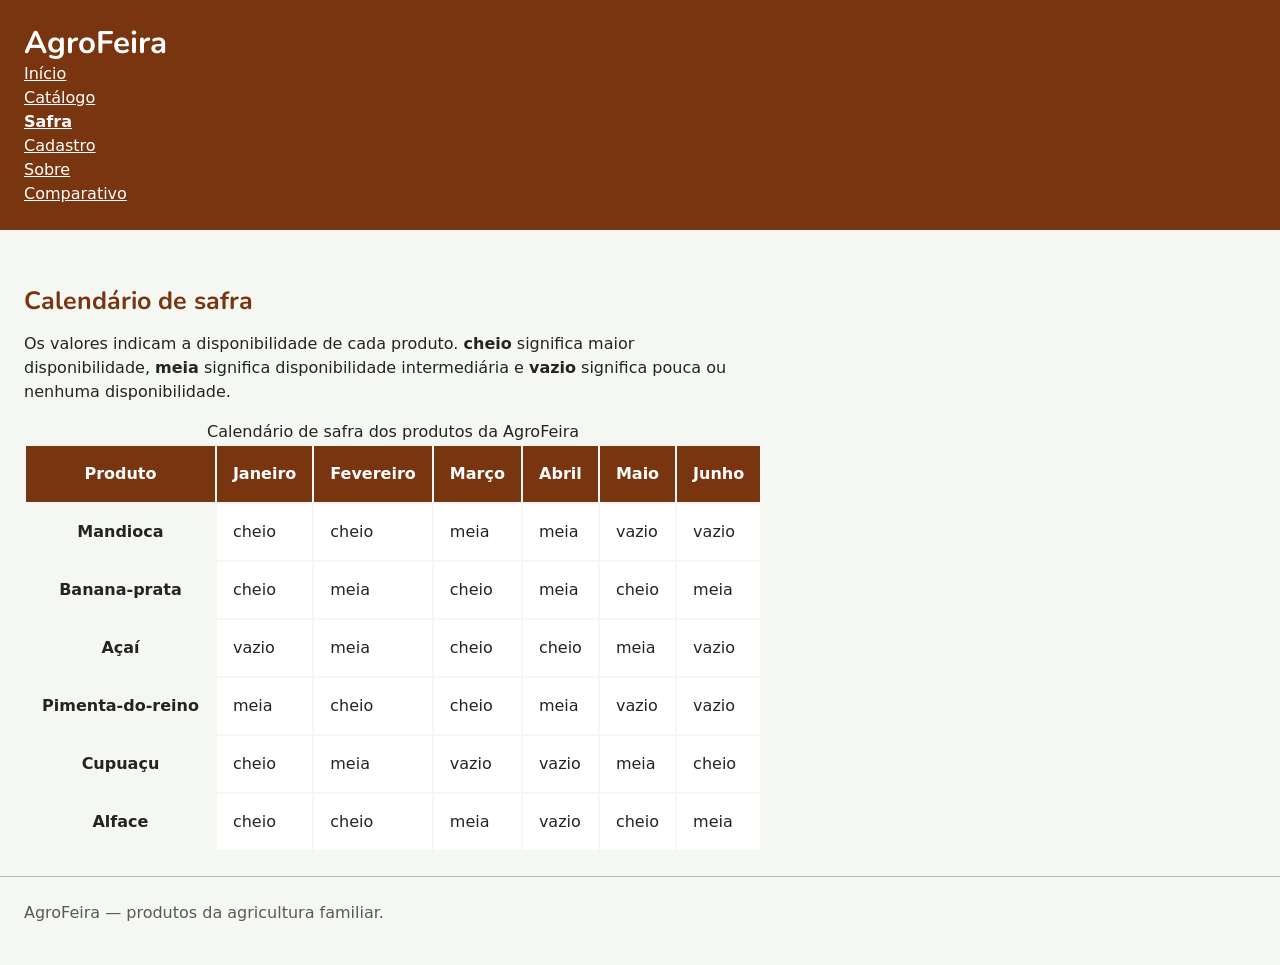
<file: safra.html>
<!DOCTYPE html>
<html lang="pt-BR">

<head>
    <meta charset="utf-8">
    <meta name="viewport" content="width=device-width, initial-scale=1">

    <title>Calendário de safra — AgroFeira</title>

    <!-- Google Fonts -->
    <link rel="preconnect" href="https://fonts.googleapis.com">
    <link rel="preconnect" href="https://fonts.gstatic.com" crossorigin>
    <link
        href="https://fonts.googleapis.com/css2?family=Nunito:wght@400;700&display=swap"
        rel="stylesheet">

    <!-- Folhas de estilo -->
    <link rel="stylesheet" href="reset.css">
    <link rel="stylesheet" href="tokens.css">
    <link rel="stylesheet" href="estilo.css">
</head>

<body>

    <!-- Link de acessibilidade -->
    <a class="pular" href="#conteudo">
        Pular para o conteúdo
    </a>

    <!-- CABEÇALHO -->
    <header class="cabecalho-site">

        <h1>AgroFeira</h1>

        <!-- MENU PRINCIPAL -->
        <nav aria-label="Principal">

            <ul class="menu">

                <li>
                    <a href="index.html">
                        Início
                    </a>
                </li>

                <li>
                    <a href="catalogo.html">
                        Catálogo
                    </a>
                </li>

                <li>
                    <a href="safra.html" aria-current="page">
                        Safra
                    </a>
                </li>

                <li>
                    <a href="cadastro-produtor.html">
                        Cadastro
                    </a>
                </li>

                <li>
                    <a href="sobre.html">
                        Sobre
                    </a>
                </li>
                <li>
                <a href="comparativo.html">Comparativo</a>
                </li>

            </ul>

        </nav>

    </header>

    <!-- CONTEÚDO PRINCIPAL -->
    <main id="conteudo">

        <h2>Calendário de safra</h2>

        <p id="legenda-safra">
            Os valores indicam a disponibilidade de cada produto.
            <strong>cheio</strong> significa maior disponibilidade,
            <strong>meia</strong> significa disponibilidade intermediária
            e <strong>vazio</strong> significa pouca ou nenhuma disponibilidade.
        </p>

        <!-- TABELA DA SAFRA -->
        <table
            class="tabela-safra"
            aria-describedby="legenda-safra">

            <caption>
                Calendário de safra dos produtos da AgroFeira
            </caption>

            <thead>

                <tr>
                    <th scope="col">Produto</th>
                    <th scope="col">Janeiro</th>
                    <th scope="col">Fevereiro</th>
                    <th scope="col">Março</th>
                    <th scope="col">Abril</th>
                    <th scope="col">Maio</th>
                    <th scope="col">Junho</th>
                </tr>

            </thead>

            <tbody>

                <tr>
                    <th scope="row">Mandioca</th>
                    <td>cheio</td>
                    <td>cheio</td>
                    <td>meia</td>
                    <td>meia</td>
                    <td>vazio</td>
                    <td>vazio</td>
                </tr>

                <tr>
                    <th scope="row">Banana-prata</th>
                    <td>cheio</td>
                    <td>meia</td>
                    <td>cheio</td>
                    <td>meia</td>
                    <td>cheio</td>
                    <td>meia</td>
                </tr>

                <tr>
                    <th scope="row">Açaí</th>
                    <td>vazio</td>
                    <td>meia</td>
                    <td>cheio</td>
                    <td>cheio</td>
                    <td>meia</td>
                    <td>vazio</td>
                </tr>

                <tr>
                    <th scope="row">Pimenta-do-reino</th>
                    <td>meia</td>
                    <td>cheio</td>
                    <td>cheio</td>
                    <td>meia</td>
                    <td>vazio</td>
                    <td>vazio</td>
                </tr>

                <tr>
                    <th scope="row">Cupuaçu</th>
                    <td>cheio</td>
                    <td>meia</td>
                    <td>vazio</td>
                    <td>vazio</td>
                    <td>meia</td>
                    <td>cheio</td>
                </tr>

                <tr>
                    <th scope="row">Alface</th>
                    <td>cheio</td>
                    <td>cheio</td>
                    <td>meia</td>
                    <td>vazio</td>
                    <td>cheio</td>
                    <td>meia</td>
                </tr>

            </tbody>

        </table>

    </main>

    <!-- RODAPÉ -->
    <footer class="rodape-site">

        <p>
            AgroFeira — produtos da agricultura familiar.
        </p>

    </footer>

</body>

</html>
</file>
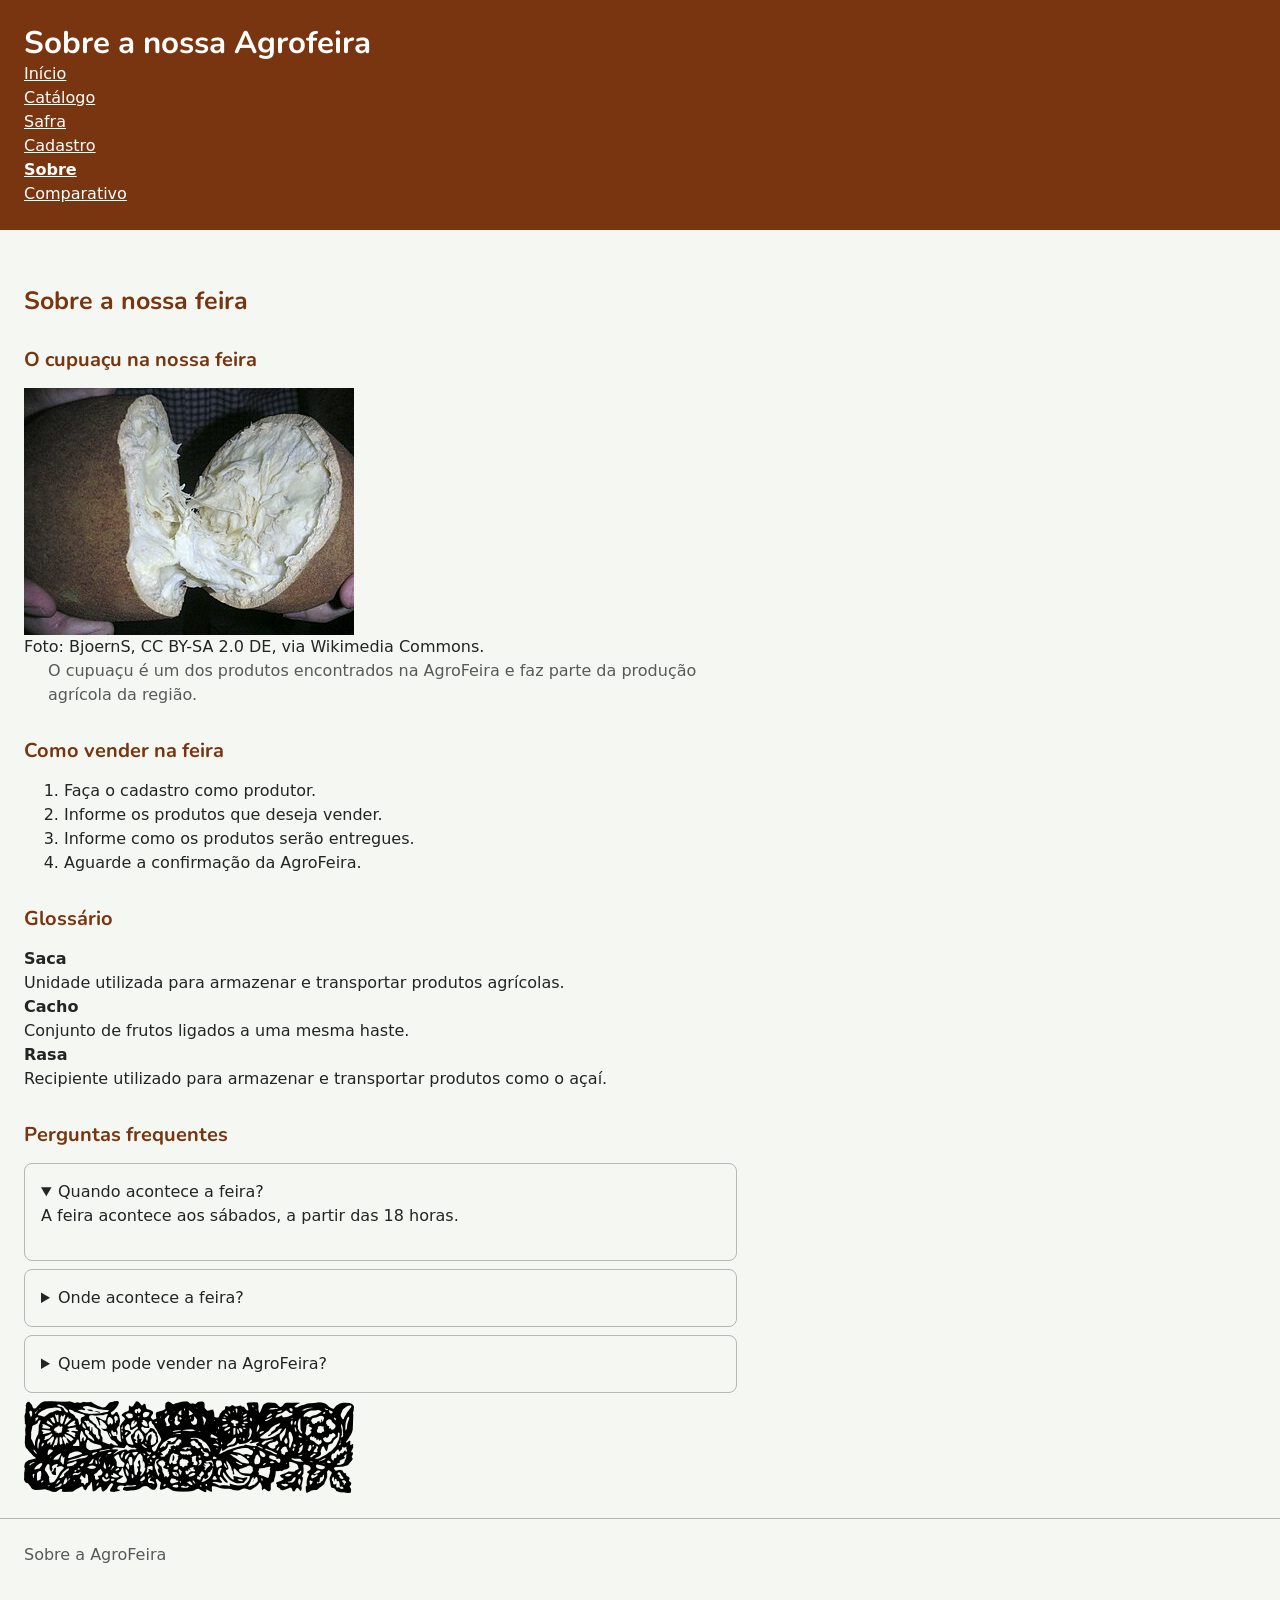
<file: sobre.html>
<!DOCTYPE html>
<html lang="pt-BR">

<head>
    <meta charset="utf-8">
    <meta name="viewport" content="width=device-width, initial-scale=1">

    <title>Sobre — AgroFeira</title>

    <!-- Google Fonts -->
    <link rel="preconnect" href="https://fonts.googleapis.com">
    <link rel="preconnect" href="https://fonts.gstatic.com" crossorigin>
    <link
        href="https://fonts.googleapis.com/css2?family=Nunito:wght@400;700&display=swap"
        rel="stylesheet">

    <!-- Folhas de estilo -->
    <link rel="stylesheet" href="reset.css">
    <link rel="stylesheet" href="tokens.css">
    <link rel="stylesheet" href="estilo.css">
</head>

<body>

    <!-- Link de acessibilidade -->
    <a class="pular" href="#conteudo">
        Pular para o conteúdo
    </a>

    <!-- CABEÇALHO -->
    <header class="cabecalho-site">

        <h1>Sobre a nossa Agrofeira</h1>

        <!-- MENU PRINCIPAL -->
        <nav aria-label="Principal">

            <ul class="menu">

                <li>
                    <a href="index.html">
                        Início
                    </a>
                </li>

                <li>
                    <a href="catalogo.html">
                        Catálogo
                    </a>
                </li>

                <li>
                    <a href="safra.html">
                        Safra
                    </a>
                </li>

                <li>
                    <a href="cadastro-produtor.html">
                        Cadastro
                    </a>
                </li>

                <li>
                    <a href="sobre.html" aria-current="page">
                        Sobre
                    </a>
                </li>
                <li>
                <a href="comparativo.html">Comparativo</a>
                </li>

            </ul>

        </nav>

    </header>

    <!-- CONTEÚDO PRINCIPAL -->
    <main id="conteudo">

        <h2>Sobre a nossa feira</h2>

        <!-- CUPUAÇU -->
        <section>

            <h3>O cupuaçu na nossa feira</h3>

            <figure>

                <img
                    src="cupuacu.jpg"
                    alt="Cupuaçu aberto mostrando a polpa e as sementes"
                    width="330"
                    height="247"
                    loading="lazy">

                <figcaption>
                    Foto: BjoernS, CC BY-SA 2.0 DE,
                    via Wikimedia Commons.
                </figcaption>

            </figure>

            <blockquote>
                <p>
                    O cupuaçu é um dos produtos encontrados
                    na AgroFeira e faz parte da produção
                    agrícola da região.
                </p>
            </blockquote>

        </section>

        <!-- COMO VENDER -->
        <section>

            <h3>Como vender na feira</h3>

            <ol>
                <li>
                    Faça o cadastro como produtor.
                </li>

                <li>
                    Informe os produtos que deseja vender.
                </li>

                <li>
                    Informe como os produtos serão entregues.
                </li>

                <li>
                    Aguarde a confirmação da AgroFeira.
                </li>
            </ol>

        </section>

        <!-- GLOSSÁRIO -->
        <section>

            <h3>Glossário</h3>

            <dl>

                <dt>Saca</dt>
                <dd>
                    Unidade utilizada para armazenar e
                    transportar produtos agrícolas.
                </dd>

                <dt>Cacho</dt>
                <dd>
                    Conjunto de frutos ligados a uma mesma haste.
                </dd>

                <dt>Rasa</dt>
                <dd>
                    Recipiente utilizado para armazenar
                    e transportar produtos como o açaí.
                </dd>

            </dl>

        </section>

        <!-- PERGUNTAS FREQUENTES -->
        <section>

            <h3>Perguntas frequentes</h3>

            <details
                class="pergunta"
                name="faq"
                open>

                <summary>
                    Quando acontece a feira?
                </summary>

                <p>
                    A feira acontece aos sábados,
                    a partir das 18 horas.
                </p>

            </details>

            <details
                class="pergunta"
                name="faq">

                <summary>
                    Onde acontece a feira?
                </summary>

                <p>
                    A feira acontece na Praça Celio Miranda.
                </p>

            </details>

            <details
                class="pergunta"
                name="faq">

                <summary>
                    Quem pode vender na AgroFeira?
                </summary>

                <p>
                    Produtores cadastrados podem participar
                    da AgroFeira.
                </p>

            </details>

        </section>

        <!-- IMAGEM DECORATIVA -->
        <img
            src="enfeite.png"
            alt=""
            width="330"
            height="93">

    </main>

    <!-- RODAPÉ -->
    <footer class="rodape-site">

        <p>
            Sobre a AgroFeira
        </p>

    </footer>

</body>

</html>
</file>
<file: tokens.css>
/* ========================================
   TOKENS.CSS — AGROFEIRA
   ATIVIDADES 03 E 04

   PARTE C — PASSO 11
   ORGANIZAÇÃO COM @layer
   ======================================== */


/* ========================================
   1. CAMADA DE VARIÁVEIS
   ======================================== */

@layer tokens {

    /* ========================================
       TEMA CLARO — PADRÃO
       ======================================== */

    :root {

        /* CORES PRINCIPAIS */

        --cor-fundo: #f4f7f2;
        --cor-superficie: #ffffff;

        --cor-texto: #242424;
        --cor-texto-suave: #595959;

        --cor-marca: #78350f;
        --cor-sobre-marca: #ffffff;

        --cor-borda: #b7b7b7;


        /* CORES DE INTERAÇÃO */

        --cor-marca-forte: #542307;
        --cor-foco: #075985;


        /* FONTES */

        --fonte-texto: system-ui, sans-serif;
        --fonte-titulo: "Nunito", sans-serif;


        /* ESCALA TIPOGRÁFICA */

        --tamanho-texto: 1rem;
        --tamanho-h3: 1.25rem;
        --tamanho-h2: 1.563rem;
        --tamanho-h1: 1.953rem;


        /* ESPAÇAMENTOS */

        --espaco-1: 0.5rem;
        --espaco-2: 1rem;
        --espaco-3: 1.5rem;
        --espaco-4: 2rem;


        /* BORDAS ARREDONDADAS */

        --raio: 8px;


        /* SOMBRAS */

        --sombra: 0 2px 6px rgb(0 0 0 / 0.12);

    }


    /* ========================================
       2. TEMA ESCURO AUTOMÁTICO
       PARTE B — PASSO 10
       ======================================== */

    @media (prefers-color-scheme: dark) {

        :root {

            /* CORES PRINCIPAIS */

            --cor-fundo: #121a16;
            --cor-superficie: #202b24;

            --cor-texto: #f5f5f5;
            --cor-texto-suave: #d1d5db;

            --cor-marca: #e9b88a;
            --cor-sobre-marca: #17120e;

            --cor-borda: #88958c;


            /* CORES DE INTERAÇÃO */

            --cor-marca-forte: #f5cda8;
            --cor-foco: #7dd3fc;


            /* SOMBRA */

            --sombra: 0 2px 8px rgb(0 0 0 / 0.35);

        }

    }

}
</file>
<file: estilo.css>
/* ========================================
   ESTILO.CSS — AGROFEIRA
   ATIVIDADES 03 E 04

   PARTE C — PASSO 11
   ORGANIZAÇÃO DA CASCATA COM @layer
   ======================================== */


/* ========================================
   CAMADA 1 — BASE
   ======================================== */

@layer base {

    /* ESTILOS GERAIS */

    body {
        background-color: var(--cor-fundo);
        color: var(--cor-texto);
        font-family: var(--fonte-texto);
        font-size: var(--tamanho-texto);
    }

    main,
    aside {
        padding: var(--espaco-3);
    }

    h1,
    h2,
    h3 {
        font-family: var(--fonte-titulo);
        line-height: 1.2;
    }

    h1 {
        font-size: var(--tamanho-h1);
    }

    h2 {
        font-size: var(--tamanho-h2);
    }

    h3 {
        font-size: var(--tamanho-h3);
    }

    h2,
    h3 {
        color: var(--cor-marca);
        margin-top: var(--espaco-4);
        margin-bottom: var(--espaco-2);
    }

    p {
        max-width: 70ch;
        margin-bottom: var(--espaco-2);
    }


    /* CABEÇALHO */

    .cabecalho-site {
        background-color: var(--cor-marca);
        color: var(--cor-sobre-marca);
        padding: var(--espaco-3);
    }


    /* MENU PRINCIPAL */

    .menu {
        list-style: none;
        padding: 0;
    }

    .menu a {
        color: var(--cor-sobre-marca);
    }

    .menu a[aria-current="page"] {
        font-weight: bold;
    }


    /* RODAPÉ */

    .rodape-site {
        border-top: 1px solid var(--cor-borda);
        color: var(--cor-texto-suave);
        padding: var(--espaco-3);
    }


    /* PÁGINA SOBRE */

    blockquote {
        color: var(--cor-texto-suave);
        padding-left: var(--espaco-3);
    }

    dt {
        font-weight: bold;
    }

}


/* ========================================
   CAMADA 2 — COMPONENTES
   ======================================== */

@layer componentes {

    /* LISTA DE PRODUTOS */

    .lista-produtos {
        list-style: none;
        padding: 0;
    }


    /* CARTÕES */

    .cartao-produto {
        background-color: var(--cor-superficie);
        border: 1px solid var(--cor-borda);
        border-radius: var(--raio);
        box-shadow: var(--sombra);
        padding: var(--espaco-3);
        margin-bottom: var(--espaco-2);
        max-width: 35rem;
    }


    /* FIGURA DE DESTAQUE */

    .figura-destaque figcaption {
        color: var(--cor-texto-suave);
        margin-top: var(--espaco-1);
    }


    /* CAMPO DE BUSCA */

    .busca {
        margin-top: var(--espaco-3);
        margin-bottom: var(--espaco-3);
    }

    .busca input {
        color: var(--cor-texto);
        background-color: var(--cor-superficie);
        border: 1px solid var(--cor-borda);
        border-radius: var(--raio);
        padding: 0.5em;
        font: inherit;
        caret-color: var(--cor-texto);
    }

    .busca input::placeholder {
        color: var(--cor-texto-suave);
        opacity: 1;
    }


    /* BOTÕES GERAIS */

    .busca button,
    .formulario-cadastro button,
    .barra-categorias button,
    .cartao-produto button {
        background-color: var(--cor-marca);
        color: var(--cor-sobre-marca);
        border: 0;
        border-radius: var(--raio);
        padding: 0.5em 1em;
        cursor: pointer;
    }


    /* AVISO */

    .aviso {
        background-color: var(--cor-superficie);
        border: 1px solid var(--cor-marca);
        border-radius: var(--raio);
        padding: var(--espaco-2);
        max-width: 70ch;
    }


    /* TABELA DA SAFRA */

    .tabela-safra th,
    .tabela-safra td {
        padding: var(--espaco-2);
    }

    .tabela-safra thead th {
        background-color: var(--cor-marca);
        color: var(--cor-sobre-marca);
    }

    .tabela-safra td {
        background-color: var(--cor-superficie);
    }


    /* FORMULÁRIO DE CADASTRO */

    .formulario-cadastro > fieldset {
        border: 1px solid var(--cor-borda);
        border-radius: var(--raio);
        padding: var(--espaco-3);
        margin-bottom: var(--espaco-2);
    }

    .formulario-cadastro > fieldset > fieldset {
        border: 0;
        padding: 0;
    }

    .formulario-cadastro legend {
        color: var(--cor-marca);
        font-weight: bold;
    }

    .formulario-cadastro input[type="text"],
    .formulario-cadastro input[type="email"],
    .formulario-cadastro input[type="tel"],
    .formulario-cadastro input[type="number"],
    .formulario-cadastro input[type="date"],
    .formulario-cadastro select,
    .formulario-cadastro textarea {
        color: var(--cor-texto);
        background-color: var(--cor-superficie);
        border: 1px solid var(--cor-borda);
        border-radius: var(--raio);
        padding: 0.5em;
        font: inherit;
    }


    /* PERGUNTAS DA PÁGINA SOBRE */

    .pergunta {
        border: 1px solid var(--cor-borda);
        border-radius: var(--raio);
        padding: var(--espaco-2);
        margin-bottom: var(--espaco-1);
        max-width: 70ch;
    }


    /* BOTÕES DOS CARTÕES */

    .pagina-catalogo .cartao-produto button {
        display: block;
        width: 100%;
        min-height: 44px;
        padding: 0.75rem 1rem;
        font-family: var(--fonte-texto);
        font-size: var(--tamanho-texto);
        font-weight: 700;
        text-align: center;
        border-radius: var(--raio);
    }

    .pagina-catalogo .cartao-produto.destaque button {
        max-width: 12rem;
    }

}


/* ========================================
   CAMADA 3 — LAYOUT
   ======================================== */

@layer layout {

    /* GRADE RESPONSIVA DOS PRODUTOS */

    .pagina-catalogo main .lista-produtos {
        display: grid;
        grid-template-columns: repeat(
            auto-fit,
            minmax(min(100%, 12rem), 1fr)
        );
        gap: var(--espaco-3);
    }

    .pagina-catalogo main .lista-produtos > .destaque {
        grid-column: 1 / -1;
    }

    .pagina-catalogo .lista-produtos > .cartao-produto {
        width: 100%;
        max-width: none;
        min-width: 0;
        margin-bottom: 0;
    }

    .pagina-catalogo aside .lista-produtos {
        display: grid;
        grid-template-columns: minmax(0, 1fr);
        gap: var(--espaco-3);
    }


    /* IMAGENS RESPONSIVAS */

    .pagina-catalogo .cartao-produto img {
        display: block;
        width: 100%;
        max-width: 100%;
        height: auto;
        border-radius: var(--raio);
    }


    /* INFORMAÇÕES DOS PRODUTOS */

    .pagina-catalogo .cartao-produto h3 {
        margin-top: var(--espaco-1);
    }

    .pagina-catalogo .cartao-produto .produtor {
        color: var(--cor-texto-suave);
    }

    .pagina-catalogo .cartao-produto .preco {
        font-weight: bold;
    }


    /* LAYOUT MOBILE-FIRST */

    .pagina-catalogo {
        display: grid;
        grid-template-columns: minmax(0, 1fr);
        grid-template-areas:
            "cabecalho"
            "menu"
            "conteudo"
            "lateral"
            "rodape";
        gap: var(--espaco-3);
    }

    .pagina-catalogo > .cabecalho-site {
        grid-area: cabecalho;
    }

    .pagina-catalogo > nav {
        grid-area: menu;
        background-color: var(--cor-marca);
        padding: var(--espaco-3);
        min-width: 0;
    }

    .pagina-catalogo > main {
        grid-area: conteudo;
        min-width: 0;
    }

    .pagina-catalogo > .lateral {
        grid-area: lateral;
        min-width: 0;
    }

    .pagina-catalogo > .rodape-site {
        grid-area: rodape;
    }

    .pagina-catalogo > nav .menu {
        list-style: none;
        padding: 0;
        margin: 0;
    }

    .pagina-catalogo > nav .menu a {
        color: var(--cor-sobre-marca);
        overflow-wrap: anywhere;
    }

    .pagina-catalogo main > h2:first-child {
        margin-top: 0;
    }

    .pagina-catalogo > main,
    .pagina-catalogo > aside {
        align-self: start;
    }


    /* DESKTOP — TRÊS COLUNAS */

    @media (min-width: 60rem) {

        .pagina-catalogo {
            grid-template-columns:
                9rem
                minmax(0, 1fr)
                16rem;

            grid-template-areas:
                "cabecalho cabecalho cabecalho"
                "menu conteudo lateral"
                "rodape rodape rodape";
        }

    }


    /* BARRA LATERAL */

    .pagina-catalogo .lateral .cartao-produto {
        min-width: 0;
    }

    .pagina-catalogo .lateral .cartao-produto h3 {
        overflow-wrap: break-word;
    }


    /* BARRA DE CATEGORIAS — FLEXBOX */

    .barra-categorias {
        display: flex;
        flex-wrap: wrap;
        gap: var(--espaco-2);
        list-style: none;
        padding: 0;
        margin: 0 0 var(--espaco-3);
    }

    .barra-categorias button {
        max-width: 100%;
        min-height: 44px;
        padding: 0.75rem 1rem;
        white-space: normal;
        overflow-wrap: anywhere;
        font-family: var(--fonte-texto);
        font-size: var(--tamanho-texto);
        font-weight: 700;
    }


    /* ALINHAMENTO DOS CARTÕES */

    .pagina-catalogo .cartao-produto article {
        display: flex;
        flex-direction: column;
        height: 100%;
        gap: var(--espaco-1);
    }

    .pagina-catalogo .cartao-produto article > button {
        margin-top: auto;
    }

    .pagina-catalogo main .lista-produtos > .cartao-produto {
        height: 100%;
    }


    /* CONTAINER QUERY */

    .pagina-catalogo .cartao-produto {
        container-type: inline-size;
    }

    @container (min-width: 30rem) {

        .pagina-catalogo .cartao-produto article {
            display: grid;
            grid-template-columns:
                10rem
                minmax(0, 1fr);
            grid-template-rows:
                auto
                auto
                auto
                1fr;
            column-gap: var(--espaco-3);
            align-items: start;
        }

        .pagina-catalogo .cartao-produto article > img {
            grid-column: 1;
            grid-row: 1 / span 4;
            margin: 0;
        }

        .pagina-catalogo .cartao-produto article > h3,
        .pagina-catalogo .cartao-produto article > .produtor,
        .pagina-catalogo .cartao-produto article > .preco,
        .pagina-catalogo .cartao-produto article > button {
            grid-column: 2;
            min-width: 0;
        }

        .pagina-catalogo .cartao-produto article > h3 {
            margin-top: 0;
        }

        .pagina-catalogo .cartao-produto article > button {
            margin-top: 0;
            justify-self: start;
        }

    }

}


/* ========================================
   CAMADA 4 — ESTADOS
   ======================================== */

@layer estados {

    /* PASSO 7 — HOVER */

    .busca button:hover,
    .formulario-cadastro button:hover,
    .barra-categorias button:hover,
    .cartao-produto button:hover {
        background-color: var(--cor-marca-forte);
    }


    /* PASSO 7 — FOCUS-VISIBLE */

    :focus-visible {
        outline: 3px solid var(--cor-foco);
        outline-offset: 3px;
    }

    .menu a:focus-visible {
        outline-color: var(--cor-sobre-marca);
    }


    /* PASSO 8 — :has() */

    .pagina-catalogo .cartao-produto:has(button:focus-visible) {
        border-color: var(--cor-foco);
        box-shadow: 0 0 0 3px var(--cor-foco);
    }

    .pagina-catalogo .cartao-produto:hover {
        border-color: var(--cor-marca-forte);
    }


    /* PASSO 9 — PULAR PARA O CONTEÚDO */

    .pular {
        position: absolute;
        width: 1px;
        height: 1px;
        padding: 0;
        margin: -1px;
        overflow: hidden;
        clip-path: inset(50%);
        white-space: nowrap;
    }

    .pular:focus {
        position: absolute;
        top: var(--espaco-2);
        left: var(--espaco-2);
        width: auto;
        height: auto;
        margin: 0;
        padding: var(--espaco-2);
        overflow: visible;
        clip-path: none;
        z-index: 100;
        background-color: var(--cor-marca);
        color: var(--cor-sobre-marca);
        border-radius: var(--raio);
        box-shadow: var(--sombra);
    }

    .pular:focus-visible {
        outline: 3px solid var(--cor-foco);
        outline-offset: 3px;
    }


    /* PASSO 10 — TEMA ESCURO */

    @media (prefers-color-scheme: dark) {

        /* LINKS DO CONTEÚDO */

        main a,
        aside a {
            color: #93c5fd;
        }

        main a:visited,
        aside a:visited {
            color: #c4b5fd;
        }

        main a:hover,
        aside a:hover {
            text-decoration-thickness: 2px;
        }


        /* CAMPO DE PESQUISA */

        .busca input {
            color: #ffffff;
            background-color: #202b24;
            border-color: #88958c;
            caret-color: #ffffff;
            -webkit-text-fill-color: #ffffff;
        }

        .busca input::placeholder {
            color: #d1d5db;
            opacity: 1;
        }


        /* FORMULÁRIOS */

        .formulario-cadastro input,
        .formulario-cadastro select,
        .formulario-cadastro textarea {
            color: var(--cor-texto);
            background-color: var(--cor-superficie);
            caret-color: var(--cor-texto);
        }


        /* LEGENDAS */

        .figura-destaque figcaption {
            color: var(--cor-texto-suave);
        }

    }

}
</file>
<file: casos.css>
/* casos.css — testes da Parte B */


/* =========================================
   CASO 1 — CASCATA
   Mesma especificidade.
   A segunda declaração vence.
   ========================================= */

.teste-cascata {
    color: var(--cor-texto);
}

.teste-cascata {
    color: var(--cor-marca);
}


/* =========================================
   CASO 2 — ESPECIFICIDADE
   A regra com duas classes é mais específica.
   ========================================= */

.teste-especificidade {
    color: var(--cor-texto);
}

.caixa-teste .teste-especificidade {
    color: var(--cor-marca);
}


/* =========================================
   CASO 3 — HERANÇA
   O parágrafo herda a cor do elemento pai.
   ========================================= */

.teste-heranca {
    color: var(--cor-marca);
}
</file>
